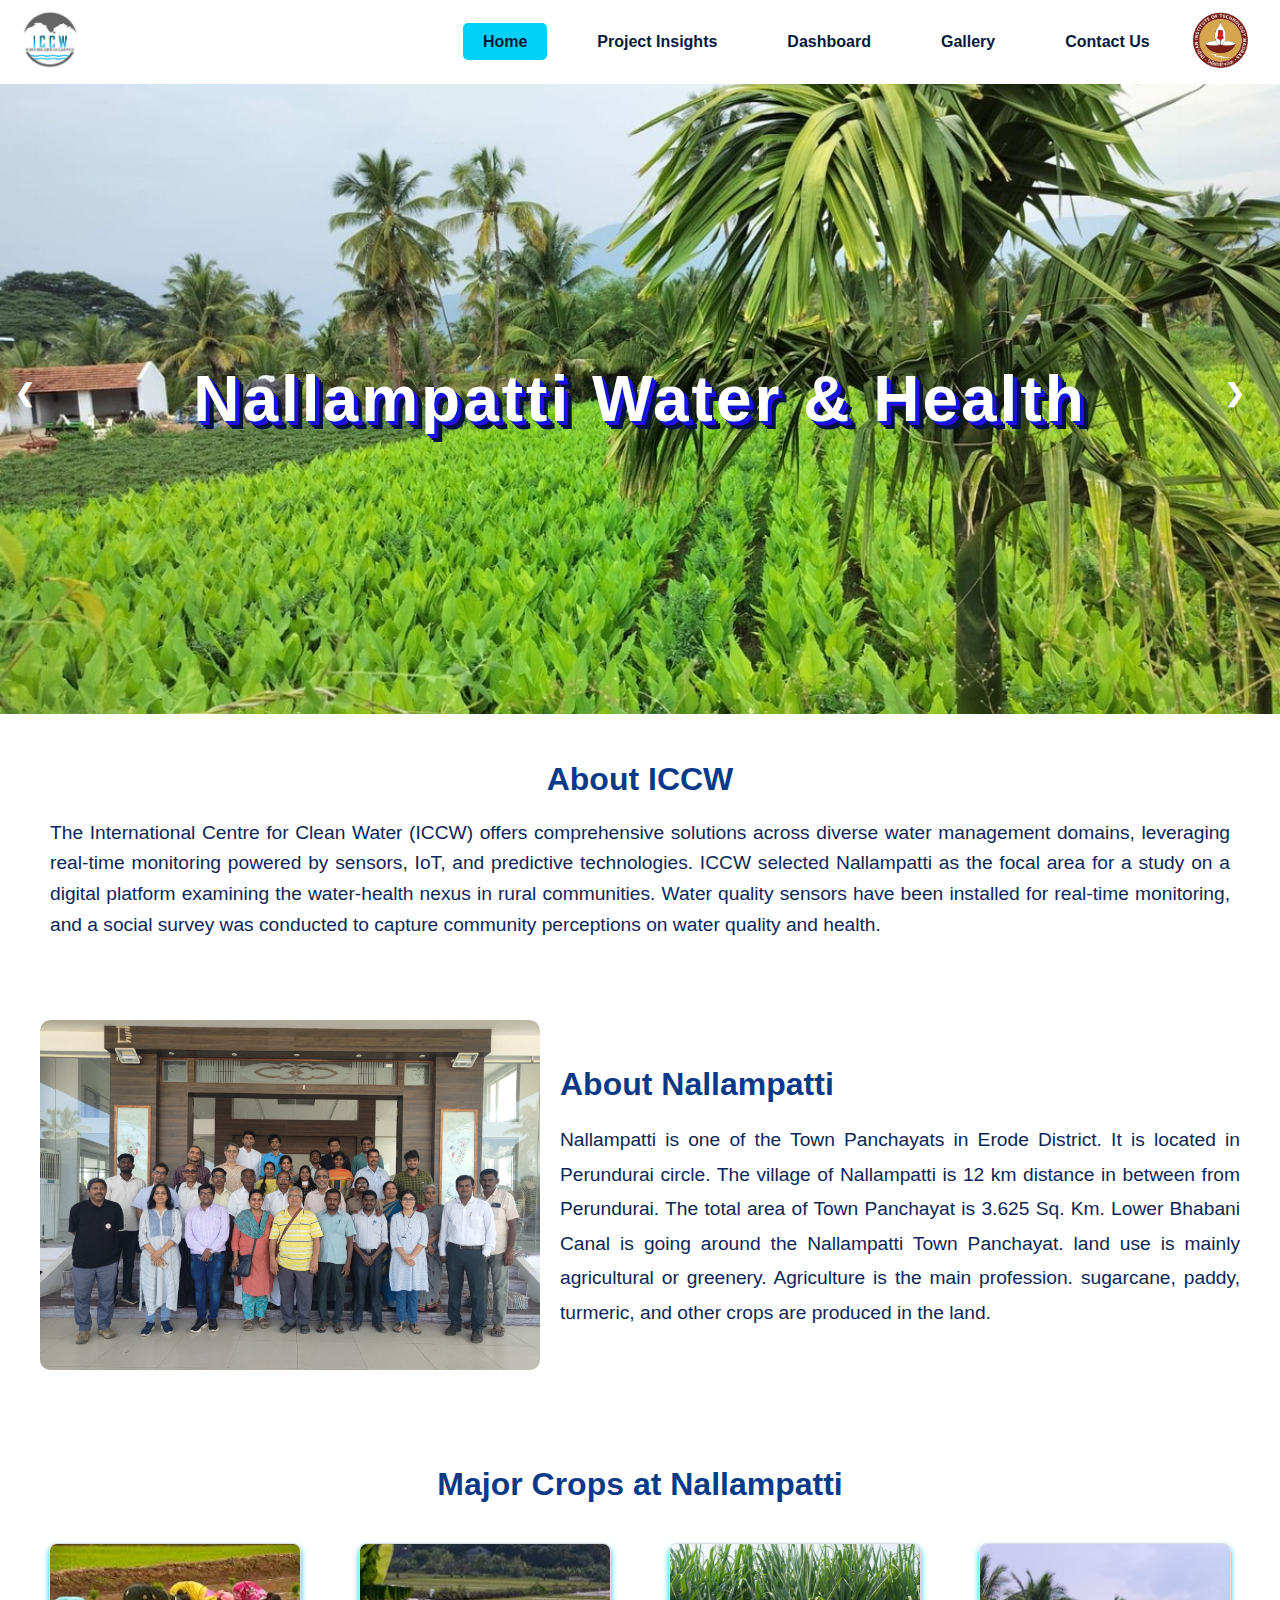
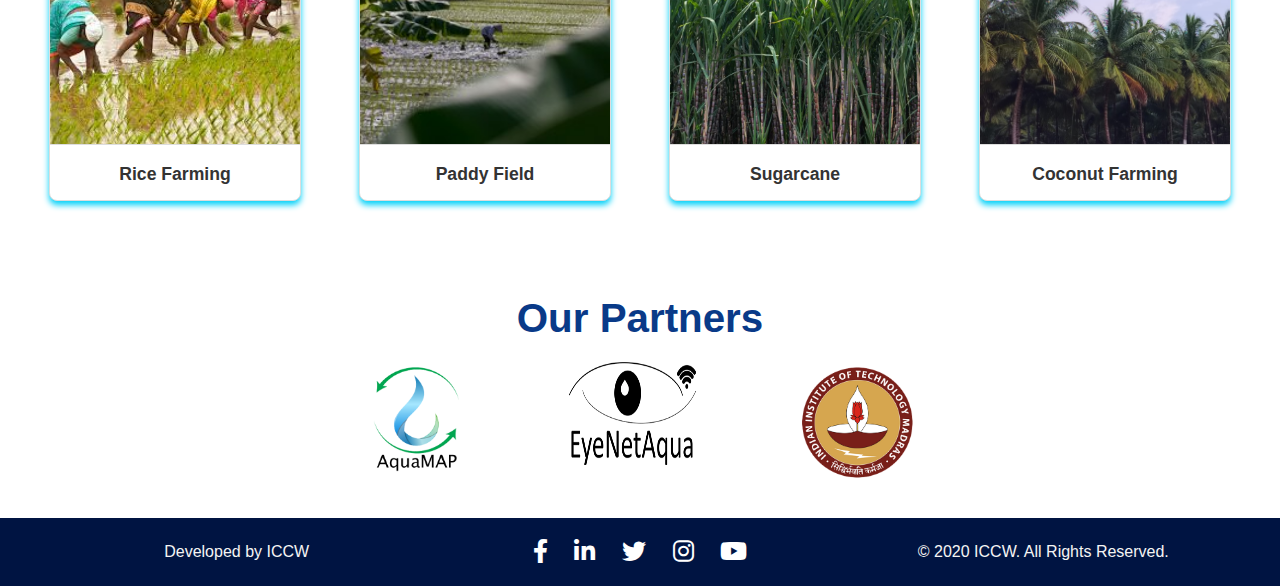
<file: index.html>
<!DOCTYPE html>
<html lang="en">
<head>
    <meta charset="UTF-8">
    <meta name="viewport" content="width=device-width, initial-scale=1.0">
    <link rel="apple-touch-icon" sizes="180x180" href="Fevicon\apple-touch-icon.png">
    <link rel="icon" type="image/png" sizes="32x32" href="Fevicon\favicon-32x32.png">
    <link rel="icon" type="image/png" sizes="16x16" href="Fevicon\favicon-16x16.png">
    <title>Nallampatti Water & Health</title>
    <link rel="stylesheet" href="https://cdnjs.cloudflare.com/ajax/libs/font-awesome/6.0.0-beta3/css/all.min.css">
    <link rel="stylesheet" href="style.css">
</head>
<body>

    <header>
        <div class="navbar">
            <!-- Left side: Site logo -->
            <div class="logo-container">
                <a href="https://iccw.world/" target="_blank">
                    <img src="Logos\iccw-logo-white.png" alt="ICCW-logo" class="logo">
                </a>
            </div>
    
            <!-- Right side: Navigation menu and Partner logo -->
            <div class="nav-and-partner">
                <div class="hamburger" onclick="toggleMenu()">
                    <span></span>
                    <span></span>
                    <span></span>
                </div>

                <!-- Navigation links -->
                <nav>
                    <ul class="nav-links">
                        <li><a href="index.html" class="nav-item active">Home</a></li>
                        <li><a href="Project insights.html" class="nav-item">Project Insights</a></li>
                        <li><a href="Dashboard.html" class="nav-item">Dashboard</a></li>
                        <li><a href="gallery.html" class="nav-item">Gallery</a></li>
                        <li><a href="Contact Us.html" class="nav-item">Contact Us</a></li>
                    </ul>
                </nav>
    
                <!-- Partner logo -->
                <div class="partner-logo-container">
                    <a href="https://www.iitm.ac.in/" target="_blank">
                        <img src="Logos\IITM-500x500.png" alt="IITM-logo" class="logo">
                    </a>
                </div>
            </div>
        </div>
    </header>


     <!-- Hero Section with Full Width Images and Fixed Text -->
    <section class="hero-section">
        <div class="slider">
            <div class="slides">
                <!-- Slide 1 -->
                <div class="slide">
                    <img src="Hero section Images\turmeric-farming.jpg" alt="Turmiric Farming">
                </div>
                <!-- Slide 2 -->
                <div class="slide">
                    <img src="Hero section Images\np-meeting.jpg" alt="NP_meeting">
                </div>
                <!-- Slide 3 -->
                <div class="slide">
                    <img src="Hero section Images\canal.jpg" alt="canal_images">
                </div>
                <!-- Slide 4 -->
                <div class="slide">
                    <img src="Hero section Images\np-meeting-img-2.jpg" alt="NP_meeting_2">
                </div>
                <!-- Slide 5 -->
                <div class="slide">
                    <img src="Hero section Images\coconut.jpg" alt="Coconut Farming">
                </div>
            </div>
            <!-- Left and Right Arrows -->
            <a class="prev" onclick="moveSlide(-1)">&#10094;</a>
            <a class="next" onclick="moveSlide(1)">&#10095;</a>
        </div>
        <div class="hero-text">
            <h1 class="threeD-text">Nallampatti Water & Health</h1>
        </div>
    </section>

    <section class="about-iccw">
        <div class="about-iccw-content">
            <h2>About ICCW</h2>
            <p>
                The International Centre for Clean Water (ICCW) offers comprehensive solutions across diverse water management domains, leveraging real-time monitoring powered by sensors, IoT, and predictive technologies. ICCW selected Nallampatti as the focal area for a study on a digital platform examining the water-health nexus in rural communities. Water quality sensors have been installed for real-time monitoring, and a social survey was conducted to capture community perceptions on water quality and health.
            </p>
        </div>
    </section>

    <section class="about-section">
        <div class="about-container">
            <div class="slider_1">
                <div class="slides_1">
                    <div class="slide_1"><img src="Phase -2\group-pic.jpg" alt="Image 1"></div>
                    <div class="slide_1"><img src="about_section_2.jpeg" alt="Image 2"></div>
                    <div class="slide_1"><img src="Phase -2\phase-2-visit.jpg" alt="Image 3"></div>
                    <div class="slide_1"><img src="Phase -2\group-pic.jpg" alt="Image 1"></div>
                    <div class="slide_1"><img src="about_section_2.jpeg" alt="Image 2"></div>
                    <div class="slide_1"><img src="Phase -2\group-pic.jpg" alt="Image 1"></div>
                    <div class="slide_1"><img src="about_section_2.jpeg" alt="Image 2"></div>
                    <div class="slide_1"><img src="Phase -2\phase-2-visit.jpg" alt="Image 3"></div>                 
                </div>
            </div>

            <div class="about-content">
                <h2>About Nallampatti</h2>
                <p>
                    Nallampatti is one of the Town Panchayats in Erode District. It is located in Perundurai circle. 
                    The village of Nallampatti is 12 km distance in between from Perundurai. The total area of Town Panchayat is 3.625 Sq. Km. Lower Bhabani Canal is going around the Nallampatti Town Panchayat.
                    land use is mainly agricultural or greenery. Agriculture is the main profession. sugarcane, paddy, turmeric, and other crops are produced in the land.
                </p>
            </div>
        </div>
    </section>
    

    <!-- Heritage Section -->
    <section class="heritage-section">
        <h2>Major Crops at Nallampatti</h2>
        <div class="heritage-cards">
            <!-- Card 1 -->
            <div class="card">
                <img src="Heritage Images\Farming images.jpeg" alt="Rice Farming">
                <div class="card-text">
                    <p>Rice Farming</p>
                </div>
            </div>
            <!-- Card 2 -->
            <div class="card">
                <img src="Heritage Images\Paddy.jpg" alt="Paddy Field">
                <div class="card-text">
                    <p>Paddy Field</p>
                </div>
            </div>
            <!-- Card 3 -->
            <div class="card">
                <img src="Heritage Images\Sugarcane Farming.webp" alt="Sugarcane">
                <div class="card-text">
                    <p>Sugarcane</p>
                </div>
            </div>
            <!-- Card 4 -->
            <div class="card">
                <img src="Heritage Images\Coconut.jpg" alt="Coconut Farming">
                <div class="card-text">
                    <p>Coconut Farming</p>
                </div>
            </div>
        </div>
    </section>

    <!-- Partner Section -->
    <section class="partners-section">
        <h2>Our Partners</h2>
        <div class="partners">
            <a href="https://example.com/aquamap" target="_blank">
                <img src="Logos/AquaMAP.png" alt="AquaMAP">
            </a>
            <a href="https://eyenetaqua.com/" target="_blank">
                <img src="Logos\EyeNetAqua_logo.png" alt="EyeNetAqua" style="width: 127px;height: 103px;">
            </a>
            <a href="https://www.iitm.ac.in/" target="_blank">
                <img src="Logos/IITM-500x500.png" alt="University Logo">
            </a>
        </div>
    </section>

    <!-- Footer Section -->
<footer>
    <div class="footer-content">
        <!-- Left side: Developed by ICCW -->
        <div class="left-text">
            <p>Developed by ICCW</p>
        </div>

        <!-- Center: Social Media Icons -->
        <div class="social-icons">
            <!-- Facebook -->
            <a href="https://www.facebook.com/ICCWIndia" target="_blank" rel="noopener noreferrer">
                <i class="fab fa-facebook-f"></i>
            </a>

            <!-- LinkedIn -->
            <a href="https://www.linkedin.com/company/iccw/" target="_blank" rel="noopener noreferrer">
                <i class="fab fa-linkedin-in"></i>
            </a>

            <!-- Twitter -->
            <a href="https://x.com/ICCWIndia" target="_blank" rel="noopener noreferrer">
                <i class="fab fa-twitter"></i>
            </a>

            <!-- Instagram -->
            <a href="https://www.instagram.com/iccw_iitm/" target="_blank" rel="noopener noreferrer">
                <i class="fab fa-instagram"></i>
            </a>

            <!-- YouTube-->
            <a href="https://www.youtube.com/@iccwnews7325" target="_blank" rel="noopener noreferrer">
                <i class="fab fa-youtube"></i>
            </a>
        </div>

        <!-- Right side: All Rights Reserved -->
        <div class="right-text">
            <p>© 2020 ICCW. All Rights Reserved.</p>
        </div>
    </div>
</footer>

 <!-- JavaScript for the Hero Section Slider -->
 <script>
    let slideIndex = 0;
const slides = document.querySelectorAll('.slide');

function showSlide(index) {
    if (index >= slides.length) {
        slideIndex = 0; // Wrap around to the first slide
    } else if (index < 0) {
        slideIndex = slides.length - 1; // Wrap around to the last slide
    } else {
        slideIndex = index;
    }

    const offset = -slideIndex * 100; // Shift by 100% per slide
    slides.forEach(slide => {
        slide.style.transform = `translateX(${offset}%)`;
    });
}

function moveSlide(step) {
    showSlide(slideIndex + step);
}

// Automatically show the first slide on load
showSlide(slideIndex);

// Ensure slider resets position on window resize
window.addEventListener('resize', () => {
    showSlide(slideIndex);
});
</script>


<!-- About section image section slider-->
<script>
    let slideIndexAbout = 0;
    const slidesAbout = document.querySelector('.slides_1');
    const totalSlidesAbout = document.querySelectorAll('.slide_1').length;

    // Store the interval ID so we can clear it later
    const intervalId = setInterval(changeSlide, 3000);

    function changeSlide() {
        slideIndexAbout++;
        if (slideIndexAbout >= totalSlidesAbout) {
            // Stop the interval when the last slide is reached
            clearInterval(intervalId);
        } else {
            // Move the slide only if it hasn't reached the last one
            slidesAbout.style.transform = `translateY(-${slideIndexAbout * 100 / totalSlidesAbout}%)`;
        }
    }
</script>

<!-- For mobile & Tab menu-->
<script>
    function toggleMenu() {
        const navLinks = document.querySelector('.nav-links');
        navLinks.classList.toggle('active');
    }
    </script>


</body>
</html>
</file>
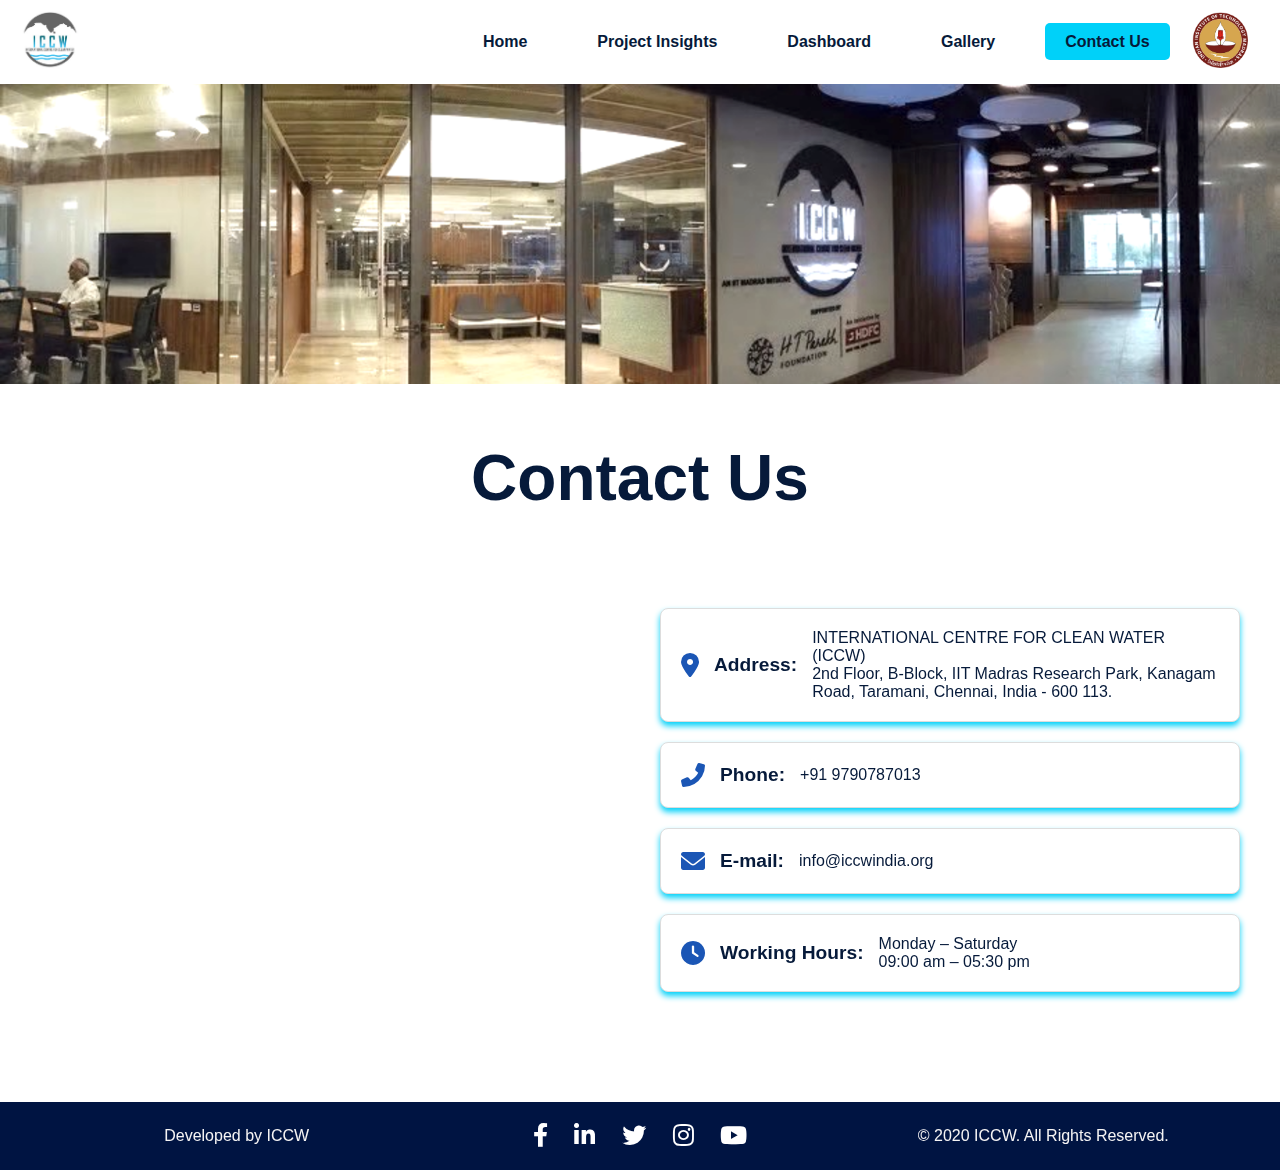
<file: Contact Us.html>
<!DOCTYPE html>
<html lang="en">
<head>
    <meta charset="UTF-8">
    <meta name="viewport" content="width=device-width, initial-scale=1.0">
    <link rel="apple-touch-icon" sizes="180x180" href="Fevicon\apple-touch-icon.png">
    <link rel="icon" type="image/png" sizes="32x32" href="Fevicon\favicon-32x32.png">
    <link rel="icon" type="image/png" sizes="16x16" href="Fevicon\favicon-16x16.png">
    <title>Contact Us - ICCW</title>
    <link rel="stylesheet" href="style.css"> 
    <link rel="stylesheet" href="https://cdnjs.cloudflare.com/ajax/libs/font-awesome/6.0.0-beta3/css/all.min.css">
</head>
<body>

    <!-- Header Section -->
    <header>
        <div class="navbar">
            <!-- Left side: Site logo -->
            <div class="logo-container">
                <a href="https://iccw.world/" target="_blank">
                    <img src="Logos\iccw-logo-white.png" alt="ICCW-logo" class="logo">
                </a>
            </div>
    
            <!-- Right side: Navigation menu and Partner logo -->
            <div class="nav-and-partner">
                <div class="hamburger" onclick="toggleMenu()">
                    <span></span>
                    <span></span>
                    <span></span>
                </div>
                <!-- Navigation links -->
                <nav>
                    <ul class="nav-links">
                        <li><a href="index.html" class="nav-item">Home</a></li>
                        <li><a href="project-insights.html" class="nav-item">Project Insights</a></li>
                        <li><a href="dashboard.html" class="nav-item">Dashboard</a></li>
                        <li><a href="gallery.html" class="nav-item">Gallery</a></li>
                        <li><a href="contact-us.html" class="nav-item active">Contact Us</a></li>
                    </ul>
                </nav>
    
                <!-- Partner logo -->
                <div class="partner-logo-container">
                    <a href="https://www.iitm.ac.in/" target="_blank">
                        <img src="Logos\IITM-500x500.png" alt="IITM-logo" class="logo">
                    </a>
                </div>
            </div>
        </div>
    </header>

    <!-- Contact Us Hero Section -->
    <section class="contact-hero">
        <div class="contact-hero-content">
            <img src="ICCW front Images.png" alt="Contact Us" class="hero-image">
        </div>
    </section>
    <section class="ContactUs">
        <h1>Contact Us</h1>
    </section>

    <!-- Contact Details Section -->
<section class="contact-details">
    <div class="contact-container">
        <!-- Google Map Embed -->
        <div class="map-container">
            <!-- Google Maps Embed with location marker -->
            <iframe 
                src="https://www.google.com/maps/embed?pb=!1m18!1m12!1m3!1d62203.18297492512!2d80.20853477910156!3d12.991097899999998!2m3!1f0!2f0!3f0!3m2!1i1024!2i768!4f13.1!3m3!1m2!1s0x3a526787946135f3%3A0x63850237763b3ce7!2sINTERNATIONAL%20CENTRE%20FOR%20CLEAN%20WATER!5e0!3m2!1sen!2sin!4v1729424169374!5m2!1sen!2sin" 
                width="100%" height="450" style="border:0;" allowfullscreen="" loading="lazy" referrerpolicy="no-referrer-when-downgrade">
            </iframe>
        </div>
        
        <!-- Contact Information -->
        <div class="contact-info">
            <div class="contact-item">
                <i class="fas fa-map-marker-alt"></i> <!-- Address Icon -->
                <h3>Address:</h3>
                <p>INTERNATIONAL CENTRE FOR CLEAN WATER (ICCW)<br>2nd Floor, B-Block, IIT Madras Research Park, Kanagam Road, Taramani, Chennai, India - 600 113.</p>
            </div>

            <div class="contact-item">
                <i class="fas fa-phone-alt"></i> <!-- Phone Icon -->
                <h3>Phone:</h3>
                <p>+91 9790787013</p>
            </div>

            <div class="contact-item">
                <i class="fas fa-envelope"></i> <!-- Email Icon -->
                <h3>E-mail:</h3>
                <p>info@iccwindia.org</p>
            </div>

            <div class="contact-item">
                <i class="fas fa-clock"></i> <!-- Working Hours Icon -->
                <h3>Working Hours:</h3>
                <p>Monday – Saturday<br>09:00 am – 05:30 pm</p>
            </div>
        </div>
    </div>
</section>


    <!-- Footer Section (reused from previous pages) -->
    <footer>
        <div class="footer-content">
            <!-- Left side: Developed by ICCW -->
            <div class="left-text">
                <p>Developed by ICCW</p>
            </div>
    
            <!-- Center: Social Media Icons -->
            <div class="social-icons">
                <!-- Facebook -->
                <a href="https://www.facebook.com/ICCWIndia" target="_blank" rel="noopener noreferrer">
                    <i class="fab fa-facebook-f"></i>
                </a>
    
                <!-- LinkedIn -->
                <a href="https://www.linkedin.com/company/iccw/" target="_blank" rel="noopener noreferrer">
                    <i class="fab fa-linkedin-in"></i>
                </a>
    
                <!-- Twitter -->
                <a href="https://x.com/ICCWIndia" target="_blank" rel="noopener noreferrer">
                    <i class="fab fa-twitter"></i>
                </a>
    
                <!-- Instagram -->
                <a href="https://www.instagram.com/iccw_iitm/" target="_blank" rel="noopener noreferrer">
                    <i class="fab fa-instagram"></i>
                </a>

                <!-- YouTube-->
                <a href="https://www.youtube.com/@iccwnews7325" target="_blank" rel="noopener noreferrer">
                    <i class="fab fa-youtube"></i>
                </a>
            </div>
    
            <!-- Right side: All Rights Reserved -->
            <div class="right-text">
                <p>© 2020 ICCW. All Rights Reserved.</p>
            </div>
        </div>
    </footer>

    <!-- For mobile & Tab menu-->
<script>
    function toggleMenu() {
        const navLinks = document.querySelector('.nav-links');
        navLinks.classList.toggle('active');
    }
    </script>

</body>
</html>
</file>
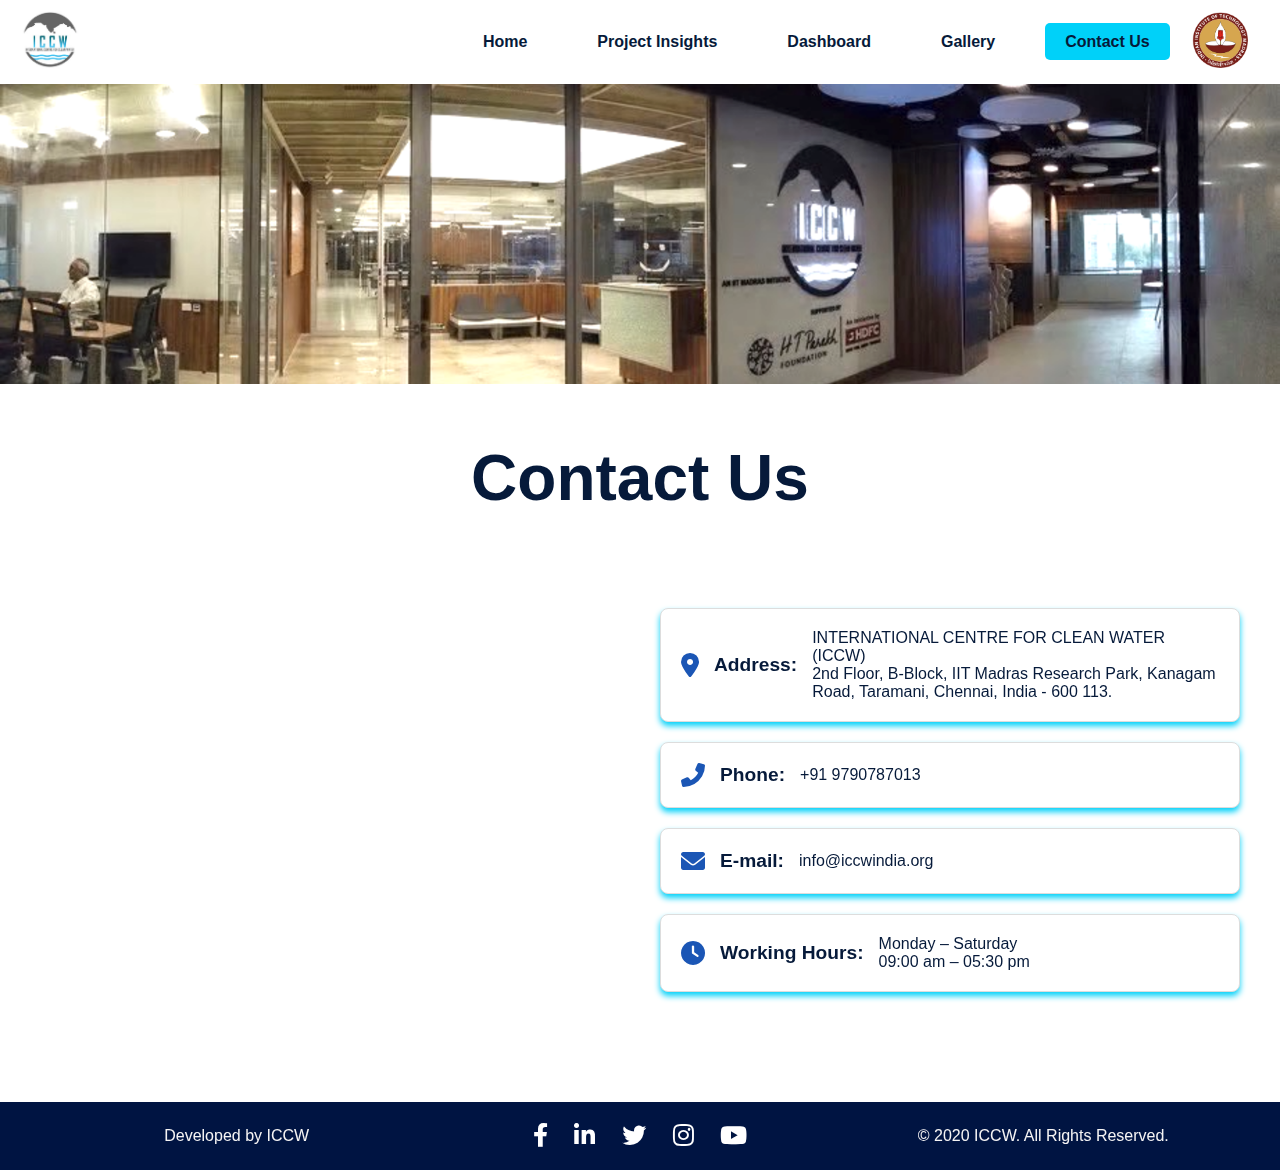
<file: contact-us.html>
<!DOCTYPE html>
<html lang="en">
<head>
    <meta charset="UTF-8">
    <meta name="viewport" content="width=device-width, initial-scale=1.0">
    <meta name="description" content="Water & health data presented by ICCW for Nallampatti.">
    <meta name="author" content="ICCW">
    <meta name="keywords" content="Water, Health, Nallampatti, ICCW, Data, Analysis">
    <meta name="robots" content="index, follow">
    <meta name="theme-color" content="#0a0a0a">
    <link rel="apple-touch-icon" sizes="180x180" href="Fevicon/apple-touch-icon.png">
    <link rel="icon" type="image/png" sizes="32x32" href="Fevicon/favicon-32x32.png">
    <link rel="icon" type="image/png" sizes="16x16" href="Fevicon/favicon-16x16.png">
    <title>Contact Us - ICCW</title>
    <link rel="stylesheet" href="https://cdnjs.cloudflare.com/ajax/libs/font-awesome/6.0.0-beta3/css/all.min.css">
    <link rel="stylesheet" href="style.css">
</head>

<body>

    <!-- Header Section -->
    <header>
        <div class="navbar">
            <!-- Left side: Site logo -->
            <div class="logo-container">
                <a href="https://iccw.world/" target="_blank">
                    <img src="Logos\iccw-logo-white.png" alt="ICCW-logo" class="logo">
                </a>
            </div>
    
            <!-- Right side: Navigation menu and Partner logo -->
            <div class="nav-and-partner">
                <div class="hamburger" onclick="toggleMenu()">
                    <span></span>
                    <span></span>
                    <span></span>
                </div>
                <!-- Navigation links -->
                <nav>
                    <ul class="nav-links">
                        <li><a href="index.html" class="nav-item">Home</a></li>
                        <li><a href="project-insights.html" class="nav-item">Project Insights</a></li>
                        <li><a href="dashboard.html" class="nav-item">Dashboard</a></li>
                        <li><a href="gallery.html" class="nav-item">Gallery</a></li>
                        <li><a href="contact-us.html" class="nav-item active">Contact Us</a></li>
                    </ul>
                </nav>
    
                <!-- Partner logo -->
                <div class="partner-logo-container">
                    <a href="https://www.iitm.ac.in/" target="_blank">
                        <img src="Logos\IITM-500x500.png" alt="IITM-logo" class="logo">
                    </a>
                </div>
            </div>
        </div>
    </header>

    <!-- Contact Us Hero Section -->
    <section class="contact-hero">
        <div class="contact-hero-content">
            <img src="ICCW front Images.png" alt="Contact Us" class="hero-image">
        </div>
    </section>
    <section class="ContactUs">
        <h1>Contact Us</h1>
    </section>

    <!-- Contact Details Section -->
<section class="contact-details">
    <div class="contact-container">
        <!-- Google Map Embed -->
        <div class="map-container">
            <!-- Google Maps Embed with location marker -->
            <iframe 
                src="https://www.google.com/maps/embed?pb=!1m18!1m12!1m3!1d62203.18297492512!2d80.20853477910156!3d12.991097899999998!2m3!1f0!2f0!3f0!3m2!1i1024!2i768!4f13.1!3m3!1m2!1s0x3a526787946135f3%3A0x63850237763b3ce7!2sINTERNATIONAL%20CENTRE%20FOR%20CLEAN%20WATER!5e0!3m2!1sen!2sin!4v1729424169374!5m2!1sen!2sin" 
                width="100%" height="450" style="border:0;" allowfullscreen="" loading="lazy" referrerpolicy="no-referrer-when-downgrade">
            </iframe>
        </div>
        
        <!-- Contact Information -->
        <div class="contact-info">
            <div class="contact-item">
                <i class="fas fa-map-marker-alt"></i> <!-- Address Icon -->
                <h3>Address:</h3>
                <p>INTERNATIONAL CENTRE FOR CLEAN WATER (ICCW)<br>2nd Floor, B-Block, IIT Madras Research Park, Kanagam Road, Taramani, Chennai, India - 600 113.</p>
            </div>

            <div class="contact-item">
                <i class="fas fa-phone-alt"></i> <!-- Phone Icon -->
                <h3>Phone:</h3>
                <p>+91 9790787013</p>
            </div>

            <div class="contact-item">
                <i class="fas fa-envelope"></i> <!-- Email Icon -->
                <h3>E-mail:</h3>
                <p>info@iccwindia.org</p>
            </div>

            <div class="contact-item">
                <i class="fas fa-clock"></i> <!-- Working Hours Icon -->
                <h3>Working Hours:</h3>
                <p>Monday – Saturday<br>09:00 am – 05:30 pm</p>
            </div>
        </div>
    </div>
</section>


    <!-- Footer Section (reused from previous pages) -->
    <footer>
        <div class="footer-content">
            <!-- Left side: Developed by ICCW -->
            <div class="left-text">
                <p>Developed by ICCW</p>
            </div>
    
            <!-- Center: Social Media Icons -->
            <div class="social-icons">
                <!-- Facebook -->
                <a href="https://www.facebook.com/ICCWIndia" target="_blank" rel="noopener noreferrer">
                    <i class="fab fa-facebook-f"></i>
                </a>
    
                <!-- LinkedIn -->
                <a href="https://www.linkedin.com/company/iccw/" target="_blank" rel="noopener noreferrer">
                    <i class="fab fa-linkedin-in"></i>
                </a>
    
                <!-- Twitter -->
                <a href="https://x.com/ICCWIndia" target="_blank" rel="noopener noreferrer">
                    <i class="fab fa-twitter"></i>
                </a>
    
                <!-- Instagram -->
                <a href="https://www.instagram.com/iccw_iitm/" target="_blank" rel="noopener noreferrer">
                    <i class="fab fa-instagram"></i>
                </a>

                <!-- YouTube-->
                <a href="https://www.youtube.com/@iccwnews7325" target="_blank" rel="noopener noreferrer">
                    <i class="fab fa-youtube"></i>
                </a>
            </div>
    
            <!-- Right side: All Rights Reserved -->
            <div class="right-text">
                <p>© 2020 ICCW. All Rights Reserved.</p>
            </div>
        </div>
    </footer>

    <!-- For mobile & Tab menu-->
<script>
    function toggleMenu() {
        const navLinks = document.querySelector('.nav-links');
        navLinks.classList.toggle('active');
    }
    </script>

</body>
</html>
</file>
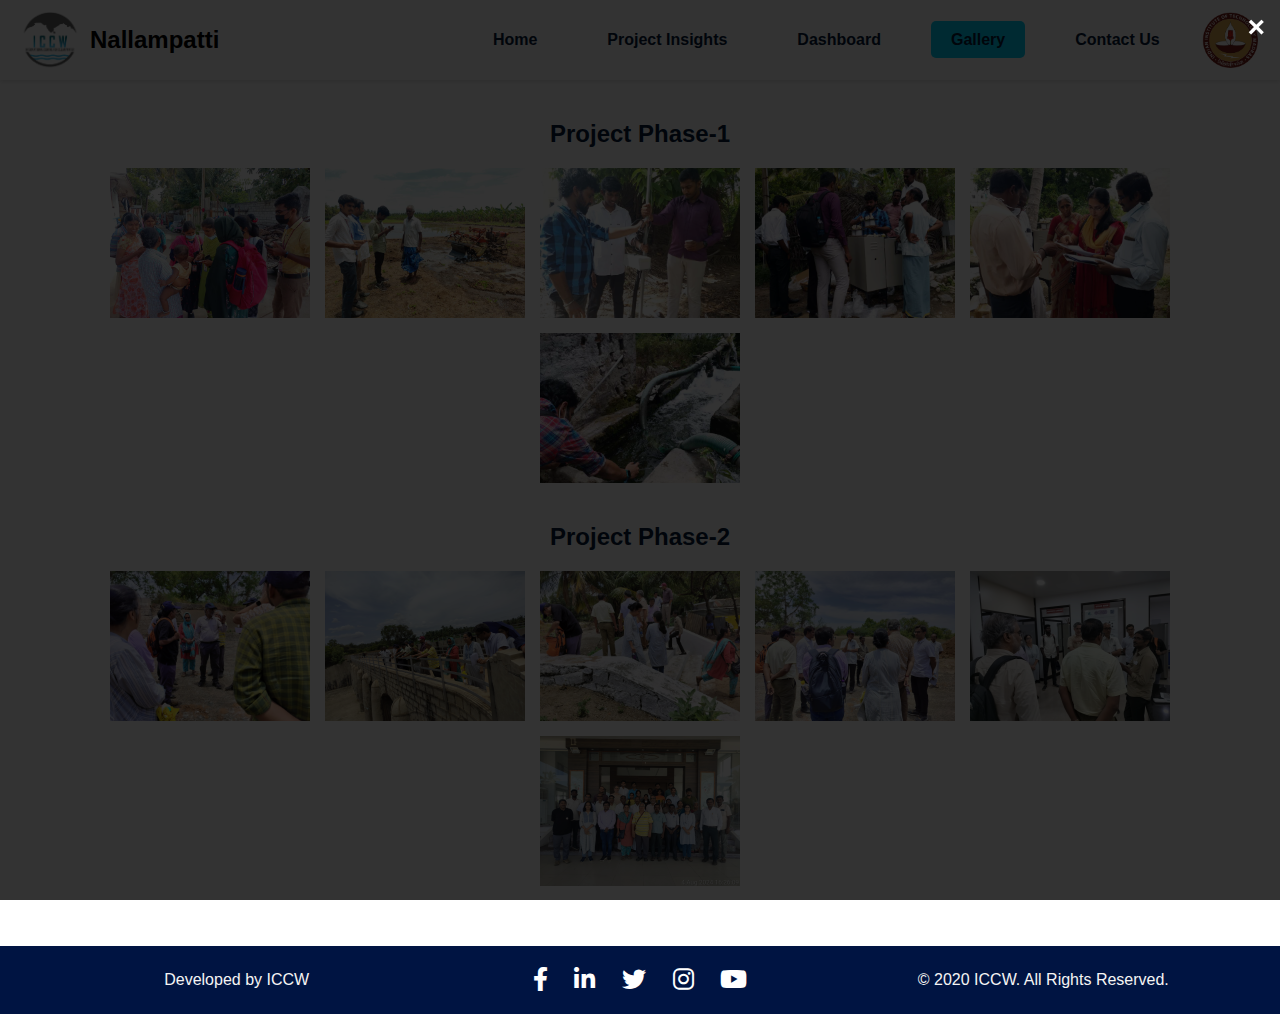
<file: gallery.html>
<!DOCTYPE html>
<html lang="en">
<head>
    <meta charset="UTF-8">
    <meta name="viewport" content="width=device-width, initial-scale=1.0">
    <link rel="apple-touch-icon" sizes="180x180" href="Fevicon\apple-touch-icon.png">
    <link rel="icon" type="image/png" sizes="32x32" href="Fevicon\favicon-32x32.png">
    <link rel="icon" type="image/png" sizes="16x16" href="Fevicon\favicon-16x16.png">
    <title>Dashboard - Nallampatti</title>
    <link rel="stylesheet" href="https://cdnjs.cloudflare.com/ajax/libs/font-awesome/6.0.0-beta3/css/all.min.css">
    <link rel="stylesheet" href="style.css">
</head>
<body>

    <!-- Header Section -->
    <header>
        <div class="navbar">
            <!-- Left side: Site logo -->
            <div class="logo-container">
                <img src="Logos\iccw-logo-white.png" alt="ICCW Logo" class="logo">
                <span class="site-name">Nallampatti</span>
            </div>
    
            <!-- Right side: Navigation menu and Partner logo -->
            <div class="nav-and-partner">
                <!-- Navigation links -->
                <nav>
                    <ul class="nav-links">
                        <li><a href="index.html" class="nav-item">Home</a></li>
                        <li><a href="Project insights.html" class="nav-item">Project Insights</a></li>
                        <li><a href="Dashboard.html" class="nav-item">Dashboard</a></li>
                        <li><a href="Gallery.html" class="nav-item active">Gallery</a></li>
                        <li><a href="Contact Us.html" class="nav-item">Contact Us</a></li>
                    </ul>
                </nav>
    
                <!-- Partner logo -->
                <div class="partner-logo-container">
                    <img src="Logos\IITM-500x500.png" alt="IITM Logo" class="partner-logo">
                </div>
            </div>
        </div>
    </header>

    <!-- Gallery Section -->
    <section class="gallery-container">
        <h2>Project Phase-1</h2>
        <div class="gallery-phase phase-1">
            <img src="Phase-1/health-survey.jpg" alt="Phase 1 Image 1" class="gallery-img" onclick="openModal(this)">
            <img src="Phase-1\np-health-survey.jpg" alt="Phase 1 Image 2" class="gallery-img" onclick="openModal(this)">
            <img src="Phase-1\sensor-install-2.jpg" alt="Phase 1 Image 3" class="gallery-img" onclick="openModal(this)">
            <img src="Phase-1\sensor-install.jpg" alt="Phase 1 Image 4" class="gallery-img" onclick="openModal(this)">
            <img src="Phase-1\survey-2.jpeg" alt="Phase 1 Image 5" class="gallery-img" onclick="openModal(this)">
            <img src="Phase-1\water-bodies.jpeg" alt="Phase 1 Image 6" class="gallery-img" onclick="openModal(this)">
        </div>
        <h2>Project Phase-2</h2>
        <div class="gallery-phase phase-2">
            <img src="Phase -2\field-visit.jpg" alt="Phase 2 Image 1" class="gallery-img" onclick="openModal(this)">
            <img src="Phase -2\field-visit-2.jpg" alt="Phase 2 Image 2" class="gallery-img" onclick="openModal(this)">
            <img src="Phase -2\field- visit-3.jpg" alt="Phase 2 Image 3" class="gallery-img" onclick="openModal(this)">
            <img src="Phase -2\field-visit-4.jpg" alt="Phase 2 Image 4" class="gallery-img" onclick="openModal(this)">
            <img src="Phase -2\np-discussion.jpg" alt="Phase 2 Image 5" class="gallery-img" onclick="openModal(this)">
            <img src="Phase -2\group-pic.jpg" alt="Phase 2 Image 6" class="gallery-img" onclick="openModal(this)">
        </div>
    </section>

    <!-- Modal for Image Pop-up -->
    <div id="myModal" class="modal">
        <span class="close" onclick="closeModal()">&times;</span>
        <img class="modal-content" id="modalImg">
        <div id="caption"></div>
    </div>


     <!-- Footer Section -->
<footer>
    <div class="footer-content">
        <!-- Left side: Developed by ICCW -->
        <div class="left-text">
            <p>Developed by ICCW</p>
        </div>

        <!-- Center: Social Media Icons -->
        <div class="social-icons">
            <!-- Facebook -->
            <a href="https://www.facebook.com/ICCWIndia" target="_blank" rel="noopener noreferrer">
                <i class="fab fa-facebook-f"></i>
            </a>

            <!-- LinkedIn -->
            <a href="https://www.linkedin.com/company/iccw/" target="_blank" rel="noopener noreferrer">
                <i class="fab fa-linkedin-in"></i>
            </a>

            <!-- Twitter -->
            <a href="https://x.com/ICCWIndia" target="_blank" rel="noopener noreferrer">
                <i class="fab fa-twitter"></i>
            </a>

            <!-- Instagram -->
            <a href="https://www.instagram.com/iccw_iitm/" target="_blank" rel="noopener noreferrer">
                <i class="fab fa-instagram"></i>
            </a>

            <!-- YouTube-->
            <a href="https://www.youtube.com/@iccwnews7325" target="_blank" rel="noopener noreferrer">
                <i class="fab fa-youtube"></i>
            </a>
        </div>

        <!-- Right side: All Rights Reserved -->
        <div class="right-text">
            <p>© 2020 ICCW. All Rights Reserved.</p>
        </div>
    </div>
</footer>
<!-- JavaScript for Modal Image Pop-up -->
<script>
    function openModal(img) {
        const modal = document.getElementById("myModal");
        const modalImg = document.getElementById("modalImg");
        const captionText = document.getElementById("caption");
        modal.style.display = "block";
        modalImg.src = img.src; // Set the image source to the clicked image
        //captionText.innerHTML = img.alt; // Set the caption to the alt text of the image
    }

    function closeModal() {
        const modal = document.getElementById("myModal");
        modal.style.display = "none";
    }

    // Close the modal when clicking outside the image
    window.onclick = function(event) {
        const modal = document.getElementById("myModal");
        if (event.target === modal) {
            modal.style.display = "none";
        }
    }
</script>


</body>
</html>
</file>
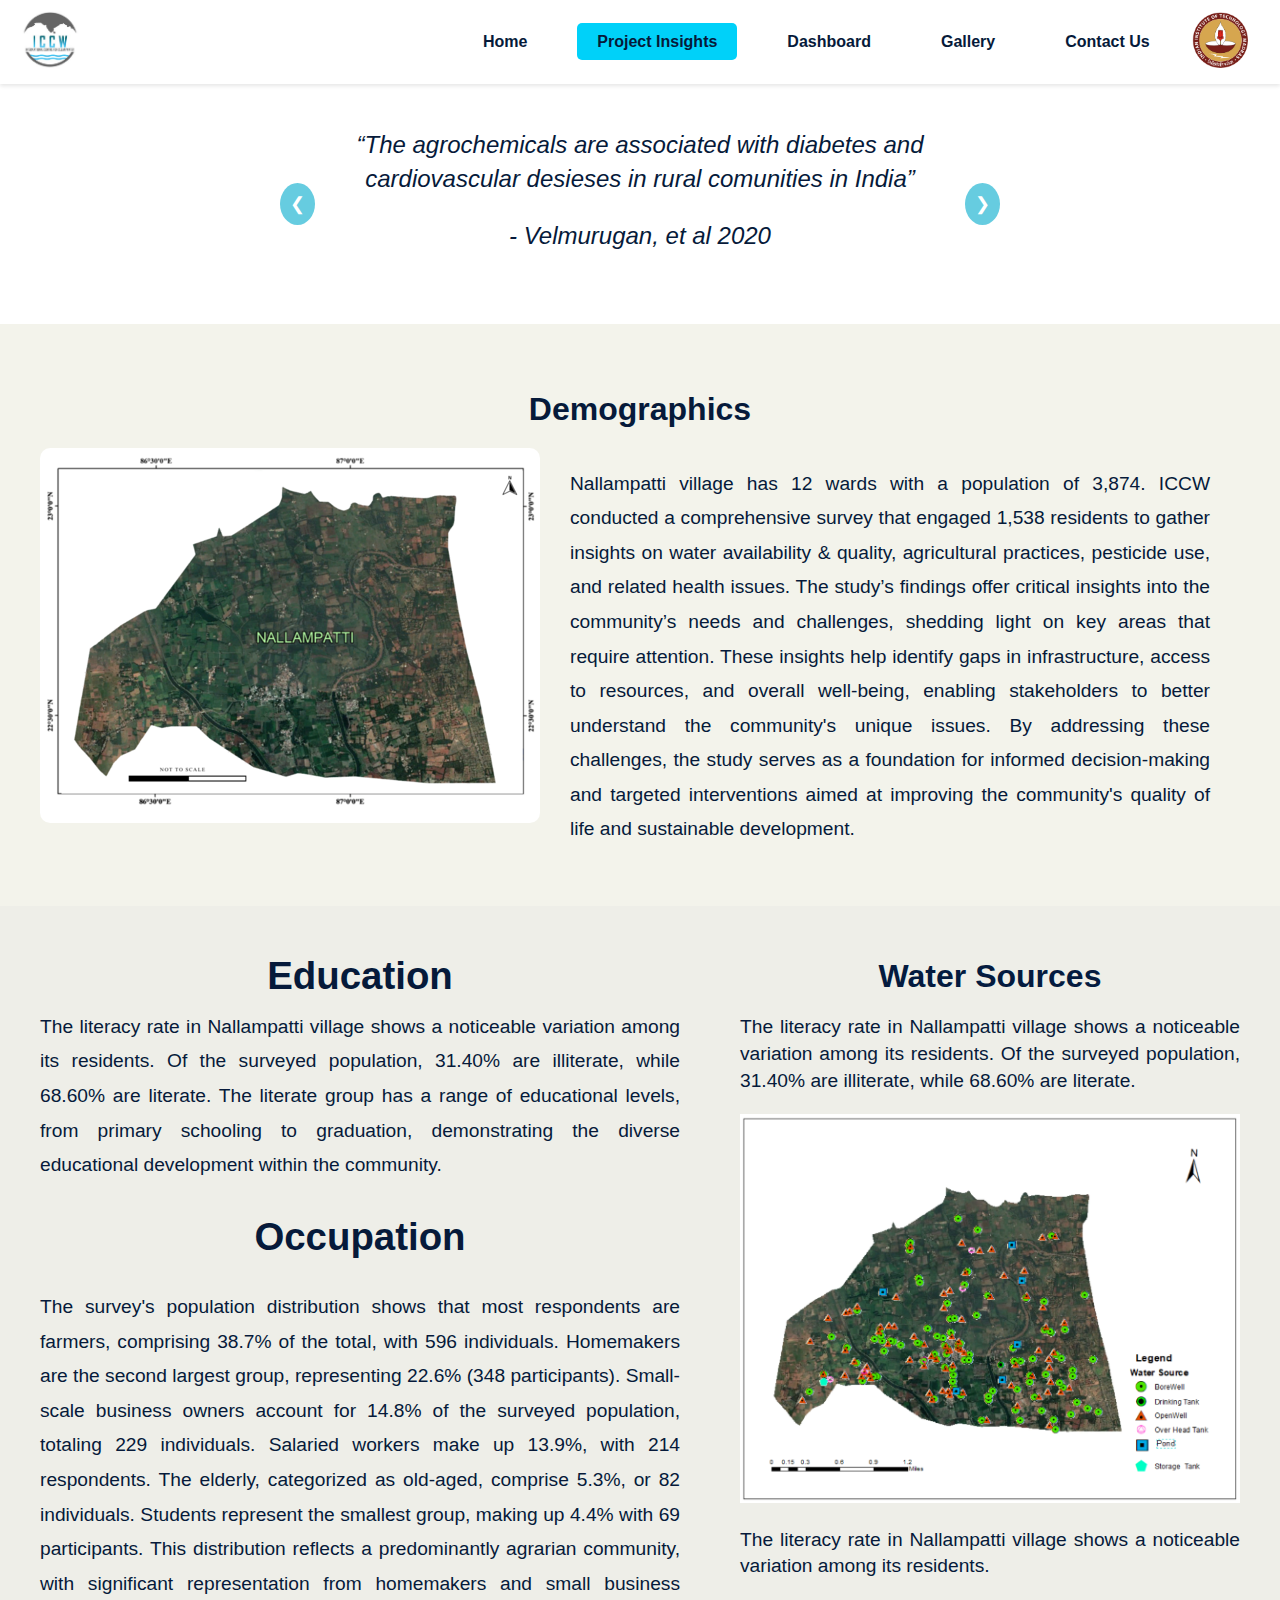
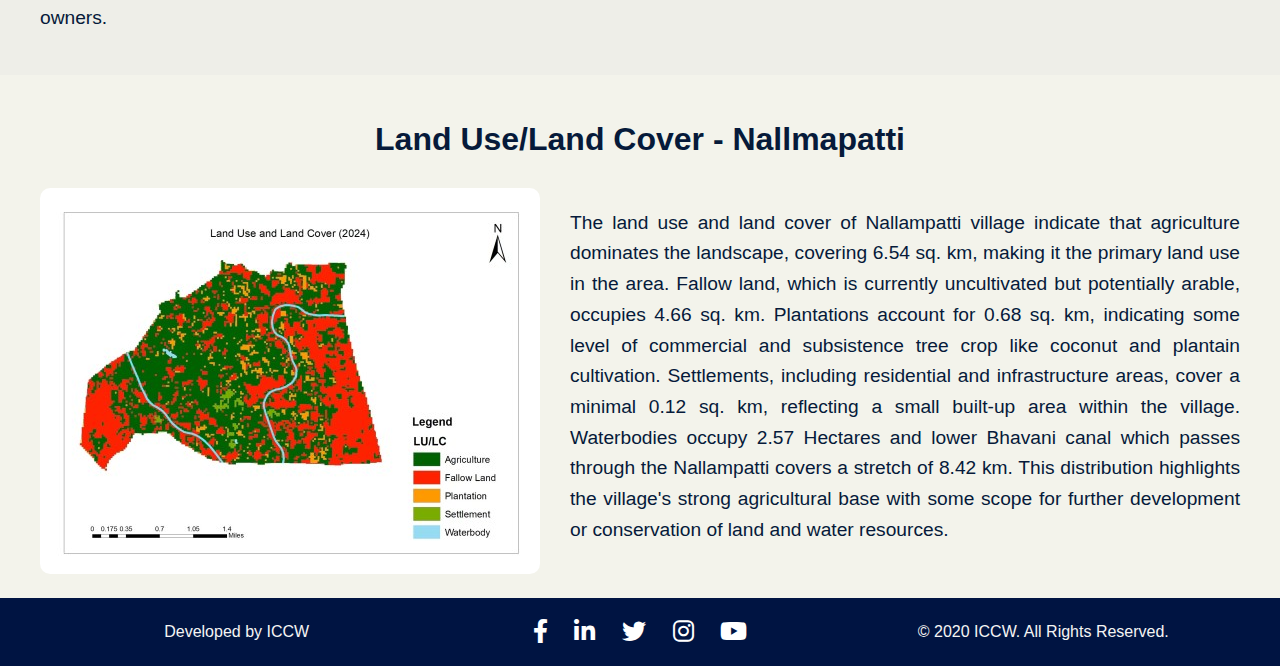
<file: Project insights.html>
<!DOCTYPE html>
<html lang="en">
<head>
    <meta charset="UTF-8">
    <meta name="viewport" content="width=device-width, initial-scale=1.0">
    <link rel="apple-touch-icon" sizes="180x180" href="Fevicon\apple-touch-icon.png">
    <link rel="icon" type="image/png" sizes="32x32" href="Fevicon\favicon-32x32.png">
    <link rel="icon" type="image/png" sizes="16x16" href="Fevicon\favicon-16x16.png">
    <title>Project Insights - Nallampatti</title>
    <link rel="stylesheet" href="https://cdnjs.cloudflare.com/ajax/libs/font-awesome/6.0.0-beta3/css/all.min.css">
    <link rel="stylesheet" href="style.css">
</head>
<body>

    <!-- Header Section (reused from front page) -->
    <header>
        <div class="navbar">
            <div class="logo-container">
                <a href="https://iccw.world/" target="_blank">
                    <img src="Logos\iccw-logo-white.png" alt="ICCW-logo" class="logo">
                </a>
            </div>
            <div class="nav-and-partner">
                <div class="hamburger" onclick="toggleMenu()">
                    <span></span>
                    <span></span>
                    <span></span>
                </div>

                <nav>
                    <ul class="nav-links">
                        <li><a href="index.html" class="nav-item">Home</a></li>
                        <li><a href="project-insights.html" class="nav-item active">Project Insights</a></li>
                        <li><a href="dashboard.html" class="nav-item">Dashboard</a></li>
                        <li><a href="Gallery.html" class="nav-item" >Gallery</a></li>
                        <li><a href="Contact Us.html" class="nav-item" >Contact Us</a></li>
                    </ul>
                </nav>
                <div class="partner-logo-container">
                    <a href="https://www.iitm.ac.in/" target="_blank">
                        <img src="Logos\IITM-500x500.png" alt="IITM-logo" class="logo">
                    </a>
                </div>
            </div>
        </div>
    </header>

    <!-- Quote Section with Slider -->
    <section class="quote-section">
        <div class="quote-slider">
            <div class="quotes">
                <!-- Quote 1 -->
                <div class="quote">
                    <p>“The agrochemicals are associated with diabetes and cardiovascular desieses in rural comunities in India”</p>
                    <span class="quote-author">- Velmurugan, et al 2020</span>
                </div>
                <!-- Quote 2 -->
                <div class="quote">
                    <p>“Contaminated water and food in rural communities expose residents to toxic substances, increasing the risk of non-communicable diseases (NCDs)”</p>
                    <span class="quote-author">- Velmurugan, et al 2020</span>
                </div>
                <!-- Quote 3 -->
                <div class="quote">
                    <p>“Nallampatti has high rates of diabetes and hypertension, likely linked to toxic elements from agricultural practices”</p>
                    <span class="quote-author">- Velmurugan, et al 2018</span>
                </div>
            </div>
            <!-- Arrows for manual control -->
            <a class="prev-quote" onclick="moveQuote(-1)">&#10094;</a>
            <a class="next-quote" onclick="moveQuote(1)">&#10095;</a>
        </div>
    </section>

     <!-- Demographics Section -->
    <section class="demographics-section">
        <h2>Demographics</h2>
        <div class="demographics-content">
            <div class="demographics-image">
                <img src="Demographics_Image.png" alt="Demographics Map">
            </div>
            
            <div class="demographics-text">
                <p>
                    Nallampatti village has 12 wards with a population of 3,874. ICCW conducted a comprehensive survey that engaged 1,538 residents to gather insights on water availability & quality, agricultural practices, pesticide use, and related health issues. The study’s findings offer critical insights into the community’s needs and challenges, shedding light on key areas that require attention. These insights help identify gaps in infrastructure, access to resources, and overall well-being, enabling stakeholders to better understand the community's unique issues. By addressing these challenges, the study serves as a foundation for informed decision-making and targeted interventions aimed at improving the community's quality of life and sustainable development.

                </p>
            </div>
             
        </div>
    </section>


    <!-- Education and Occupation Section -->
    <section class="education-occupation-section">
        <div class="demographics-content">
            <div class="demographics-text">
                <h3 style="text-align:center;font-size: 2em;margin-block-start: 0.38em;margin-block-end: 0em;">Education</h3>
                <p style="margin-block-start: 0em;">
                    The literacy rate in Nallampatti village shows a noticeable variation among its residents. Of the surveyed population, 31.40% are illiterate, while 68.60% are literate. The literate group has a range of educational levels, from primary schooling to graduation, demonstrating the diverse educational development within the community.
            <h3 style="text-align:center;font-size: 2em;margin-block-start: 0.38em;margin-block-end: 0.3em;">Occupation</h3>
                  <p>
                    The survey's population distribution shows that most respondents are farmers, comprising 38.7% of the total, with 596 individuals. Homemakers are the second largest group, representing 22.6% (348 participants). Small-scale business owners account for 14.8% of the surveyed population, totaling 229 individuals. Salaried workers make up 13.9%, with 214 respondents. The elderly, categorized as old-aged, comprise 5.3%, or 82 individuals. Students represent the smallest group, making up 4.4% with 69 participants. This distribution reflects a predominantly agrarian community, with significant representation from homemakers and small business owners.
                </p>
			</div>
            <div class="occupation">
			  <h3 style="text-align:center; font-size: 2em;">Water Sources</h3>
			        <p style="font-size: 1.2em;">
                    The literacy rate in Nallampatti village shows a noticeable variation among its residents. Of the surveyed population, 31.40% are illiterate, while 68.60% are literate.</p>
					<img src="water_sources.png" alt="water sources" style="max-width:100%">
			       <p style="font-size: 1.2em;">
                    The literacy rate in Nallampatti village shows a noticeable variation among its residents.  </p>    </div>
        </div>
    </section>

    <!-- Land use Section -->
    <section class="landuse-section">
        <h2>Land Use/Land Cover - Nallmapatti</h2>
        <div class="landuse-content">
            <div class="landuse-image">
                <img src="land_uses_1.jpg" alt="Land Use Map">
            </div>
            <div class="landuse-text">
                <p>
                    The land use and land cover of Nallampatti village indicate that agriculture dominates the landscape,
covering 6.54 sq. km, making it the primary land use in the area. Fallow land, which is currently
uncultivated but potentially arable, occupies 4.66 sq. km. Plantations account for 0.68 sq. km, indicating
some level of commercial and subsistence tree crop like coconut and plantain cultivation. Settlements,
including residential and infrastructure areas, cover a minimal 0.12 sq. km, reflecting a small built-up area
within the village. Waterbodies occupy 2.57 Hectares and lower Bhavani canal which passes through the
Nallampatti covers a stretch of 8.42 km. This distribution highlights the village's strong agricultural base
with some scope for further development or conservation of land and water resources.
                </p>
            </div>
        </div>
    </section>

    <!-- Footer Section -->
<footer>
    <div class="footer-content">
        <!-- Left side: Developed by ICCW -->
        <div class="left-text">
            <p>Developed by ICCW</p>
        </div>

        <!-- Center: Social Media Icons -->
        <div class="social-icons">
            <!-- Facebook -->
            <a href="https://www.facebook.com/ICCWIndia" target="_blank" rel="noopener noreferrer">
                <i class="fab fa-facebook-f"></i>
            </a>

            <!-- LinkedIn -->
            <a href="https://www.linkedin.com/company/iccw/" target="_blank" rel="noopener noreferrer">
                <i class="fab fa-linkedin-in"></i>
            </a>

            <!-- Twitter -->
            <a href="https://x.com/ICCWIndia" target="_blank" rel="noopener noreferrer">
                <i class="fab fa-twitter"></i>
            </a>

            <!-- Instagram -->
            <a href="https://www.instagram.com/iccw_iitm/" target="_blank" rel="noopener noreferrer">
                <i class="fab fa-instagram"></i>
            </a>

            <!-- YouTube-->
            <a href="https://www.youtube.com/@iccwnews7325" target="_blank" rel="noopener noreferrer">
                <i class="fab fa-youtube"></i>
            </a>
        </div>

        <!-- Right side: All Rights Reserved -->
        <div class="right-text">
            <p>© 2020 ICCW. All Rights Reserved.</p>
        </div>
    </div>
</footer>

    <!-- JavaScript for Quote Slider -->
    <script>
        let quoteIndex = 0;
        const quotes = document.querySelectorAll('.quote');
        
        function showQuote(n) {
            // Hide all quotes
            quotes.forEach(quote => quote.style.display = 'none');
            // Loop back to the first quote if we exceed the number of quotes
            if (n >= quotes.length) { quoteIndex = 0; }
            if (n < 0) { quoteIndex = quotes.length - 1; }
            // Show the current quote
            quotes[quoteIndex].style.display = 'block';
        }

        function moveQuote(n) {
            quoteIndex += n;
            showQuote(quoteIndex);
        }

        // Auto slide the quotes every 2 seconds
        setInterval(() => {
            moveQuote(1);
        }, 1500);

        // Initialize the first quote
        showQuote(quoteIndex);
    </script>

    <!-- For mobile & Tab menu-->
<script>
    function toggleMenu() {
        const navLinks = document.querySelector('.nav-links');
        navLinks.classList.toggle('active');
    }
</script>

</body>
</html>
</file>
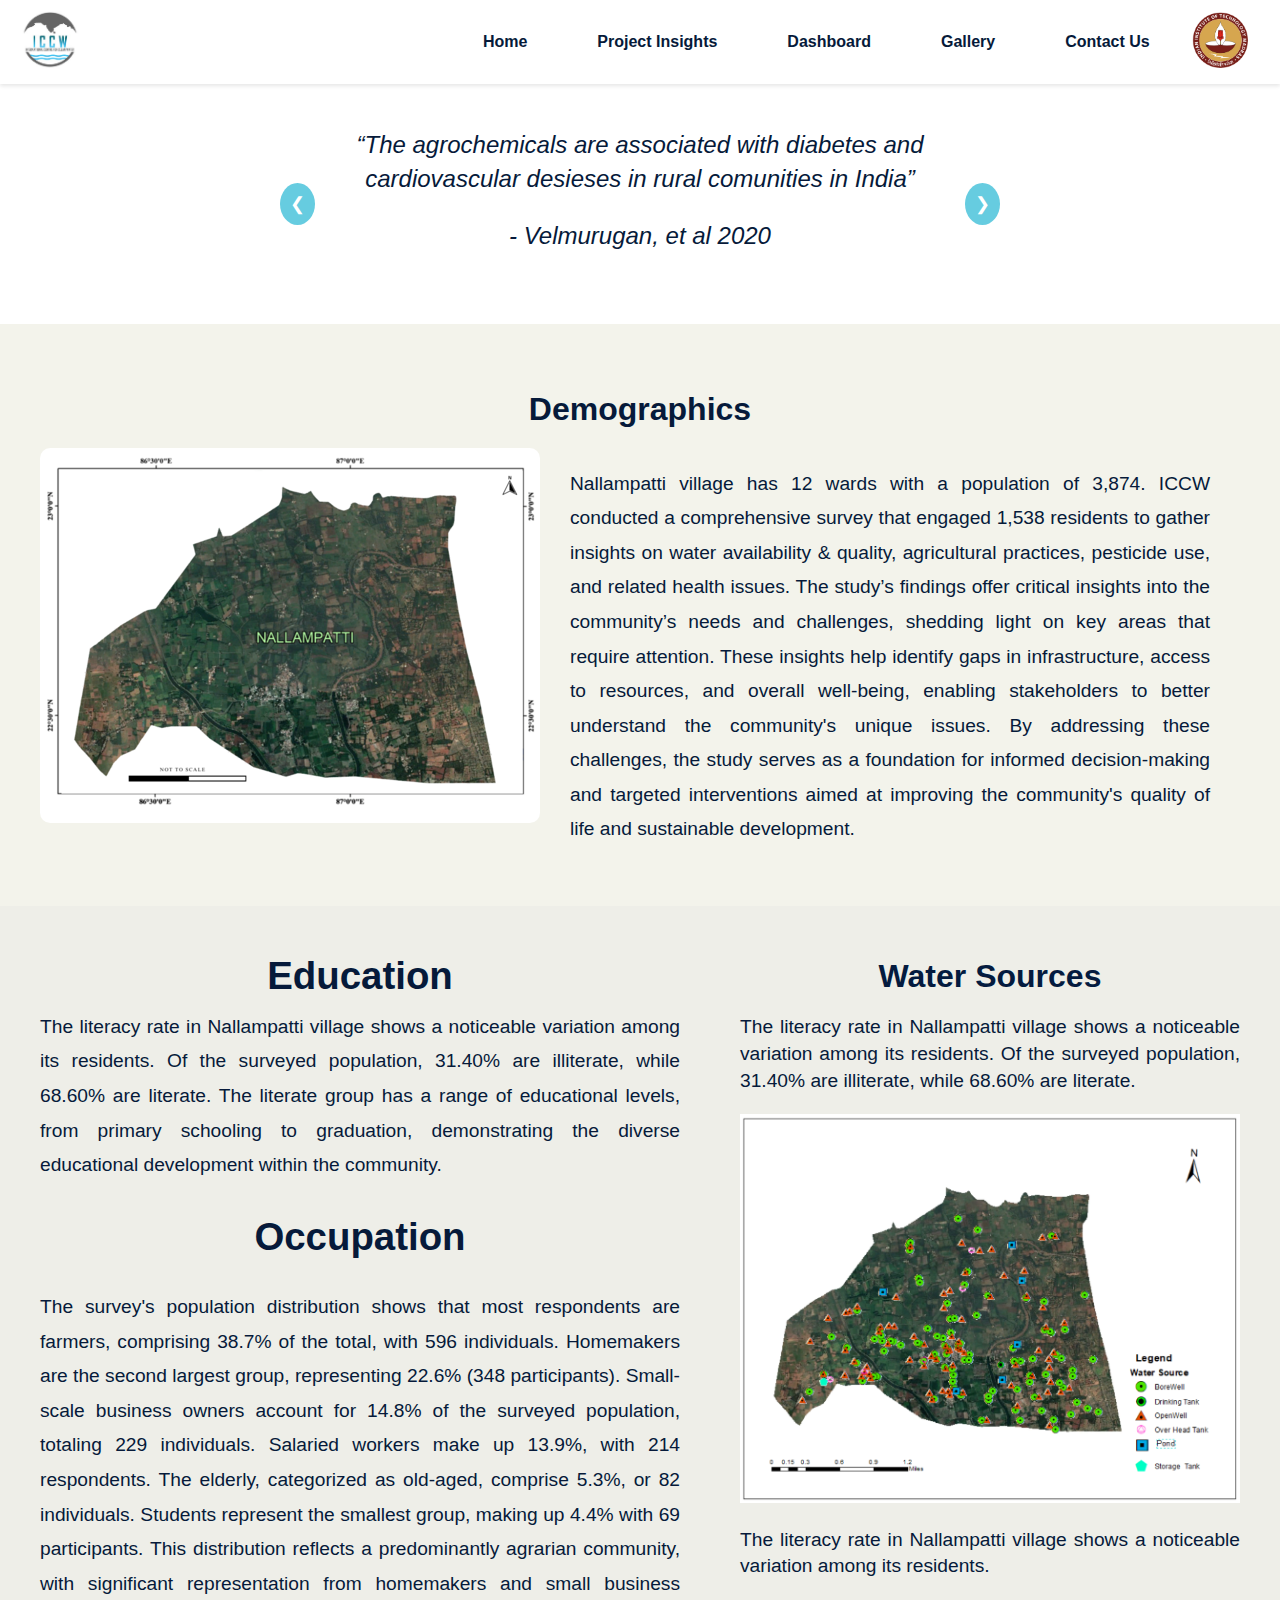
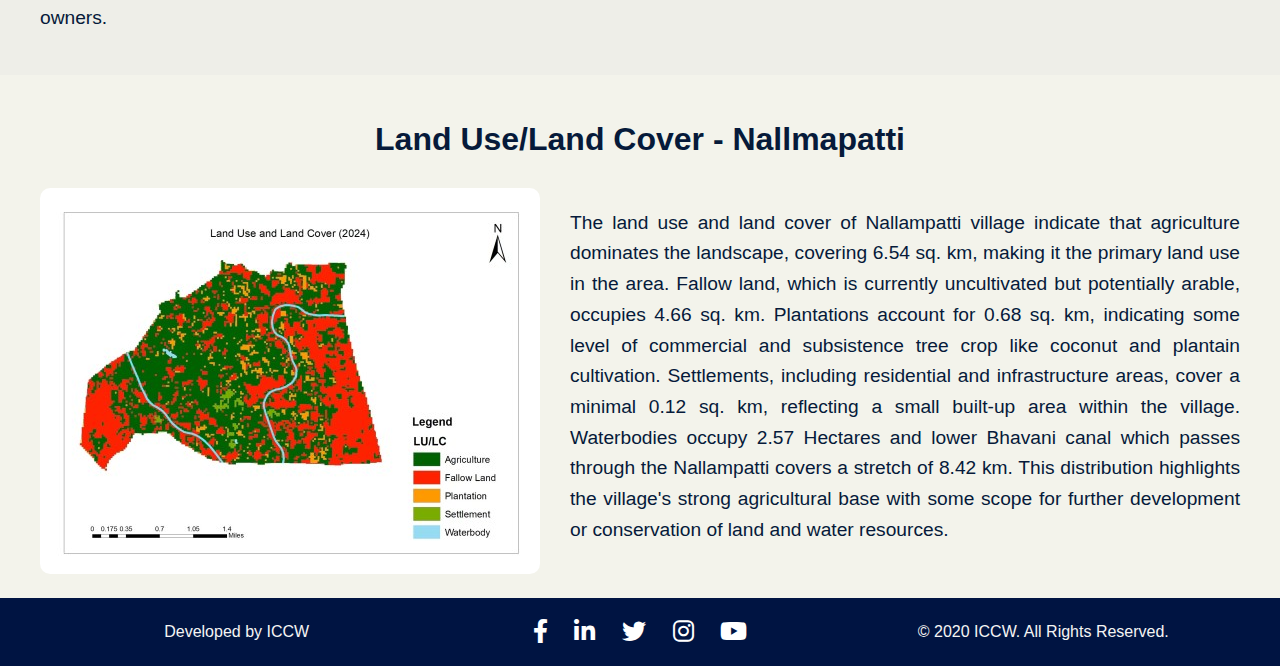
<file: project-insights.html>
<!DOCTYPE html>
<html lang="en">
<head>
    <meta charset="UTF-8">
    <meta name="viewport" content="width=device-width, initial-scale=1.0">
    <link rel="apple-touch-icon" sizes="180x180" href="Fevicon\apple-touch-icon.png">
    <link rel="icon" type="image/png" sizes="32x32" href="Fevicon\favicon-32x32.png">
    <link rel="icon" type="image/png" sizes="16x16" href="Fevicon\favicon-16x16.png">
    <title>Project Insights - Nallampatti</title>
    <link rel="stylesheet" href="https://cdnjs.cloudflare.com/ajax/libs/font-awesome/6.0.0-beta3/css/all.min.css">
    <link rel="stylesheet" href="style.css">
</head>
<body>

    <!-- Header Section (reused from front page) -->
    <header>
        <div class="navbar">
            <div class="logo-container">
                <a href="https://iccw.world/" target="_blank">
                    <img src="Logos\iccw-logo-white.png" alt="ICCW-logo" class="logo">
                </a>
            </div>
            <div class="nav-and-partner">
                <div class="hamburger" onclick="toggleMenu()">
                    <span></span>
                    <span></span>
                    <span></span>
                </div>

                <nav>
                    <ul class="nav-links">
                        <li><a href="index.html" class="nav-item">Home</a></li>
                        <li><a href="project-insights.html" class="nav-item" active>Project Insights</a></li>
                        <li><a href="dashboard.html" class="nav-item">Dashboard</a></li>
                        <li><a href="gallery.html" class="nav-item">Gallery</a></li>
                        <li><a href="contact-us.html" class="nav-item">Contact Us</a></li>
                    </ul>
                </nav>
                <div class="partner-logo-container">
                    <a href="https://www.iitm.ac.in/" target="_blank">
                        <img src="Logos\IITM-500x500.png" alt="IITM-logo" class="logo">
                    </a>
                </div>
            </div>
        </div>
    </header>

    <!-- Quote Section with Slider -->
    <section class="quote-section">
        <div class="quote-slider">
            <div class="quotes">
                <!-- Quote 1 -->
                <div class="quote">
                    <p>“The agrochemicals are associated with diabetes and cardiovascular desieses in rural comunities in India”</p>
                    <span class="quote-author">- Velmurugan, et al 2020</span>
                </div>
                <!-- Quote 2 -->
                <div class="quote">
                    <p>“Contaminated water and food in rural communities expose residents to toxic substances, increasing the risk of non-communicable diseases (NCDs)”</p>
                    <span class="quote-author">- Velmurugan, et al 2020</span>
                </div>
                <!-- Quote 3 -->
                <div class="quote">
                    <p>“Nallampatti has high rates of diabetes and hypertension, likely linked to toxic elements from agricultural practices”</p>
                    <span class="quote-author">- Velmurugan, et al 2018</span>
                </div>
            </div>
            <!-- Arrows for manual control -->
            <a class="prev-quote" onclick="moveQuote(-1)">&#10094;</a>
            <a class="next-quote" onclick="moveQuote(1)">&#10095;</a>
        </div>
    </section>

     <!-- Demographics Section -->
    <section class="demographics-section">
        <h2>Demographics</h2>
        <div class="demographics-content">
            <div class="demographics-image">
                <img src="Demographics_Image.png" alt="Demographics Map">
            </div>
            
            <div class="demographics-text">
                <p>
                    Nallampatti village has 12 wards with a population of 3,874. ICCW conducted a comprehensive survey that engaged 1,538 residents to gather insights on water availability & quality, agricultural practices, pesticide use, and related health issues. The study’s findings offer critical insights into the community’s needs and challenges, shedding light on key areas that require attention. These insights help identify gaps in infrastructure, access to resources, and overall well-being, enabling stakeholders to better understand the community's unique issues. By addressing these challenges, the study serves as a foundation for informed decision-making and targeted interventions aimed at improving the community's quality of life and sustainable development.

                </p>
            </div>
             
        </div>
    </section>


    <!-- Education and Occupation Section -->
    <section class="education-occupation-section">
        <div class="demographics-content">
            <div class="demographics-text">
                <h3 style="text-align:center;font-size: 2em;margin-block-start: 0.38em;margin-block-end: 0em;">Education</h3>
                <p style="margin-block-start: 0em;">
                    The literacy rate in Nallampatti village shows a noticeable variation among its residents. Of the surveyed population, 31.40% are illiterate, while 68.60% are literate. The literate group has a range of educational levels, from primary schooling to graduation, demonstrating the diverse educational development within the community.
            <h3 style="text-align:center;font-size: 2em;margin-block-start: 0.38em;margin-block-end: 0.3em;">Occupation</h3>
                  <p>
                    The survey's population distribution shows that most respondents are farmers, comprising 38.7% of the total, with 596 individuals. Homemakers are the second largest group, representing 22.6% (348 participants). Small-scale business owners account for 14.8% of the surveyed population, totaling 229 individuals. Salaried workers make up 13.9%, with 214 respondents. The elderly, categorized as old-aged, comprise 5.3%, or 82 individuals. Students represent the smallest group, making up 4.4% with 69 participants. This distribution reflects a predominantly agrarian community, with significant representation from homemakers and small business owners.
                </p>
			</div>
            <div class="occupation">
			  <h3 style="text-align:center; font-size: 2em;">Water Sources</h3>
			        <p style="font-size: 1.2em;">
                    The literacy rate in Nallampatti village shows a noticeable variation among its residents. Of the surveyed population, 31.40% are illiterate, while 68.60% are literate.</p>
					<img src="water_sources.png" alt="water sources" style="max-width:100%">
			       <p style="font-size: 1.2em;">
                    The literacy rate in Nallampatti village shows a noticeable variation among its residents.  </p>    </div>
        </div>
    </section>

    <!-- Land use Section -->
    <section class="landuse-section">
        <h2>Land Use/Land Cover - Nallmapatti</h2>
        <div class="landuse-content">
            <div class="landuse-image">
                <img src="land_uses_1.jpg" alt="Land Use Map">
            </div>
            <div class="landuse-text">
                <p>
                    The land use and land cover of Nallampatti village indicate that agriculture dominates the landscape,
covering 6.54 sq. km, making it the primary land use in the area. Fallow land, which is currently
uncultivated but potentially arable, occupies 4.66 sq. km. Plantations account for 0.68 sq. km, indicating
some level of commercial and subsistence tree crop like coconut and plantain cultivation. Settlements,
including residential and infrastructure areas, cover a minimal 0.12 sq. km, reflecting a small built-up area
within the village. Waterbodies occupy 2.57 Hectares and lower Bhavani canal which passes through the
Nallampatti covers a stretch of 8.42 km. This distribution highlights the village's strong agricultural base
with some scope for further development or conservation of land and water resources.
                </p>
            </div>
        </div>
    </section>

    <!-- Footer Section -->
<footer>
    <div class="footer-content">
        <!-- Left side: Developed by ICCW -->
        <div class="left-text">
            <p>Developed by ICCW</p>
        </div>

        <!-- Center: Social Media Icons -->
        <div class="social-icons">
            <!-- Facebook -->
            <a href="https://www.facebook.com/ICCWIndia" target="_blank" rel="noopener noreferrer">
                <i class="fab fa-facebook-f"></i>
            </a>

            <!-- LinkedIn -->
            <a href="https://www.linkedin.com/company/iccw/" target="_blank" rel="noopener noreferrer">
                <i class="fab fa-linkedin-in"></i>
            </a>

            <!-- Twitter -->
            <a href="https://x.com/ICCWIndia" target="_blank" rel="noopener noreferrer">
                <i class="fab fa-twitter"></i>
            </a>

            <!-- Instagram -->
            <a href="https://www.instagram.com/iccw_iitm/" target="_blank" rel="noopener noreferrer">
                <i class="fab fa-instagram"></i>
            </a>

            <!-- YouTube-->
            <a href="https://www.youtube.com/@iccwnews7325" target="_blank" rel="noopener noreferrer">
                <i class="fab fa-youtube"></i>
            </a>
        </div>

        <!-- Right side: All Rights Reserved -->
        <div class="right-text">
            <p>© 2020 ICCW. All Rights Reserved.</p>
        </div>
    </div>
</footer>

    <!-- JavaScript for Quote Slider -->
    <script>
        let quoteIndex = 0;
        const quotes = document.querySelectorAll('.quote');
        
        function showQuote(n) {
            // Hide all quotes
            quotes.forEach(quote => quote.style.display = 'none');
            // Loop back to the first quote if we exceed the number of quotes
            if (n >= quotes.length) { quoteIndex = 0; }
            if (n < 0) { quoteIndex = quotes.length - 1; }
            // Show the current quote
            quotes[quoteIndex].style.display = 'block';
        }

        function moveQuote(n) {
            quoteIndex += n;
            showQuote(quoteIndex);
        }

        // Auto slide the quotes every 2 seconds
        setInterval(() => {
            moveQuote(1);
        }, 1500);

        // Initialize the first quote
        showQuote(quoteIndex);
    </script>

    <!-- For mobile & Tab menu-->
<script>
    function toggleMenu() {
        const navLinks = document.querySelector('.nav-links');
        navLinks.classList.toggle('active');
    }
</script>

</body>
</html>
</file>
<file: style.css>
/* General Styles */
body {
    font-family: Arial, sans-serif;
    margin: 0;
    padding: 0;
    background-color: #ffffff;
}

/* General header styling */
header {
    background-color: #fff; /* White background */
    padding: 10px 20px;
    box-shadow: 0 2px 4px rgba(0, 0, 0, 0.1); /* Light shadow for depth */
}

.navbar {
    display: flex;
    justify-content: space-between;
    align-items: center;
}

/* Left side: Logo container */
.logo-container {
    display: flex;
    align-items: center;
}

.logo {
    height: 60px; /* Adjust the size of your logo */
    margin-right: 10px;
}

.site-name {
    font-size: 1.5em;
    font-weight: bold;
}

/* Right side: Navigation and partner logo */
.nav-and-partner {
    display: flex;
    align-items: center;
}


/* Navigation menu */
nav {
    margin-right: 20px; /* Space between nav and partner logo */
}

.nav-links {
    list-style: none;
    display: flex;
    gap: 30px; /* Space between each link */
}
.nav-item {
    text-decoration: none;
    color: #06add9;
    padding: 10px 20px;
    border-radius: 5px;
    transition: background-color 0.3s ease;
}

/* On hover, change background color */
.nav-item:hover {
    background-color: #06add9;
}

/* Highlight the active page */
.active {
    background-color: #00d1f9;
}
.nav-links li a {
    text-decoration: none;
    color: #061a3a;
    font-weight: bold;
    transition: color 0.3s;
}


/* Partner logo */
.partner-logo-container {
    display: flex;
    align-items: center;
}

.partner-logo {
    height: 60px; /* Adjust based on your image */
}

/* Hamburger icon styling for mobile */
.hamburger {
    display: none;
    flex-direction: column;
    cursor: pointer;
    gap: 4px;
}

.hamburger span {
    display: block;
    width: 25px;
    height: 3px;
    background-color: #06add9;
    transition: 0.3s;
}

/* For tablets and smaller screens */
@media (max-width: 860px) {
    .hamburger {
        display: flex; 
    }

    .nav-links {
        display: none;
        flex-direction: column;
        position: absolute;
        top: 70px;
        right: 0;
        background-color: #fff;
        width: 100%;
        box-shadow: 0px 8px 16px rgba(0, 0, 0, 0.2);
        z-index: 5;
    }

    .nav-links.active {
        display: flex;
    }

    .nav-links li {
        text-align: center;
        padding: 15px 0;
    }

    .partner-logo-container {
        display: none;}
}

/* Hero Section Styling */
.hero-section {
    position: relative;
    width: 100%;
    height: 70vh;
    overflow: hidden;
}

.slider {
    position: relative;
    width: 100%;
    height: 100%;
    display: flex;
    transition: transform 1s ease-in-out;
}

.slides {
    display: flex;
    width: 500%; /* Adjusts for 5 slides */
    animation: slide 15s infinite;
}

.slide {
    min-width: 100%;
    height: 100%;
}

.slide img {
    width: 100%;
    height: 100%;
    object-fit: cover;
}

/* Text on Top of the Slider */
.hero-text {
    position: absolute;
    top: 50%;
    left: 50%;
    transform: translate(-50%, -50%);
    color: #fff;
    font-size: 3em;
    font-weight: bold;
    text-align: center;
    z-index: 2;
    white-space: nowrap;
    padding: 10px;
    text-shadow: 2px 2px 6px rgb(255, 94, 0);
}

/* Three-dimensional text style */
.threeD-text {
    font-family: 'Arial', sans-serif;
    font-size: 5vw; /* Responsive font size */
    font-weight: bold;
    color: #ffffff;
    text-align: center;
    letter-spacing: 3px;
    text-shadow:
        2px 2px 0 #041cd3,
        4px 4px 0 #2d07ee,
        6px 6px 0 #001442,
        8px 8px 0 #001442;
}

/* Left and Right Arrow Styling */
.prev, .next {
    cursor: pointer;
    position: absolute;
    top: 50%;
    transform: translateY(-50%);
    width: 40px;
    height: 40px;
    color: white;
    font-weight: bold;
    font-size: 1.5em;
    transition: background-color 0.3s ease;
    border-radius: 50%;
    user-select: none;
    z-index: 3;
}

.prev {
    left: 15px;
}

.next {
    right: 15px;
}

.prev:hover, .next:hover {
    background-color: rgba(52, 198, 227, 0.6);
}

/* Sliding animation */
@keyframes slide {
    0% { transform: translateX(0); }
    20% { transform: translateX(0); }
    25% { transform: translateX(-100%); }
    45% { transform: translateX(-100%); }
    50% { transform: translateX(-200%); }
    70% { transform: translateX(-200%); }
    75% { transform: translateX(-300%); }
    95% { transform: translateX(-300%); }
    100% { transform: translateX(-400%); }
}

/* Responsive Adjustments */
@media (max-width: 768px) {
    .hero-section {
        height: 50vh;
    }
    .hero-text {
        font-size: 2em; /* Smaller text size */
        padding: 5px;
    }
    .prev, .next {
        width: 30px;
        height: 30px;
        font-size: 1.2em;
    }
}

@media (max-width: 576px) {
    .hero-section {
        height: 40vh;
    }
    .hero-text {
        font-size: 1.5em;
        white-space: normal; /* Allow text to wrap */
    }
    .prev, .next {
        width: 25px;
        height: 25px;
        font-size: 1em;
    }
}


/* About ICCW Section Styling */
.about-iccw {
    padding: 20px;
}

.about-iccw-content h2 {
    font-size: 2em; /* Responsive font size */
    margin-bottom: 20px;
    color: #093a88;
    text-align: center;
}

.about-iccw-content p {
    font-size: 1.2em;
    line-height: 1.6;
    color: #0a2757;
    text-align: justify;
    padding: 0 30px;
}

/* About Section Styling */
.about-section {
    padding: 40px;
}

.about-container {
    display: flex;
    gap: 20px;
    align-items: center;
}

.about-content {
    flex: 1;
}

.about-content h2 {
    font-size: 2em;
    margin-bottom: 20px;
    color: #093a88;
}

.about-content p {
    font-size: 1.2em;
    line-height: 1.8;
    color: #0a2757;
    text-align: justify;
}

/* Slider container */
.slider_1 {
    width: 100%;
    max-width: 500px;
    height: 350px;
    position: relative;
    overflow: hidden;
    border-radius: 10px;
}

/* Slide images */
.slides_1 {
    height: auto; /* Adjust to fit the number of images */
    display: flex;
    flex-direction: column;
    transition: transform 1s ease-in-out;
}

.slide_1 {
    height: 100%;
}

.slide_1 img {
    width: 100%;
    height: 100%;
    object-fit: cover;
    border-radius: 10px;
}

/* Responsive Adjustments */
@media (max-width: 768px) {
    .about-container {
        flex-direction: column;  
        text-align: center;  
    }

    .about-iccw-content p,
    .about-content p {
        padding: 0 20px;  
    }

    .slider_1 {
        width: 100%; 
        height: 250px;
    }

    .about-iccw-content h2,
    .about-content h2 {
        font-size: 1.8em;
    }

    .about-iccw-content p,
    .about-content p {
        font-size: 1em;
    }
}

@media (max-width: 576px) {
    .about-iccw-content p,
    .about-content p {
        padding: 0 10px;  
        font-size: 0.9em; 
    }

    .slider_1 {
        height: 200px; /* Further reduced height */
    }
}

/* Heritage Section */
.heritage-section {
    text-align: center;
    padding: 30px;
}

.heritage-section h2 {
    font-size: 2em;
    margin-bottom: 40px;
    color: #093a88;
}

/* Flexbox for the cards */
.heritage-cards {
    display: flex;
    justify-content: space-around;
    flex-wrap: wrap; /* Allows cards to wrap on smaller screens */
    gap: 20px; /* Space between the cards */
}

/* Card Styling */
.card {
    background-color: white;
    border: 1px solid #ddd;
    box-shadow: 0 4px 6px #00d1f9;
    border-radius: 8px;
    width: 250px;
    text-align: center;
    overflow: hidden;
    transition: transform 0.3s ease-in-out;
}

/* Hover effect on cards */
.card:hover {
    transform: translateY(-10px);
}

/* Image styling inside the card */
.card img {
    width: 100%;
    height: 200px;
    object-fit: cover;
    border-bottom: 1px solid #ddd;
}

/* Text styling inside the card */
.card-text {
    padding: 15px;
}

.card-text p {
    margin: 0;
    font-size: 1.1em;
    font-weight: bold;
    color: #333;
}

/* Responsive Adjustments */
@media (max-width: 768px) {
    .heritage-section h2 {
        font-size: 1.8em; /* Slightly smaller font size for smaller screens */
    }

    .heritage-cards {
        justify-content: center; /* Center-align cards on smaller screens */
        gap: 15px; /* Reduce gap between cards */
    }

    .card {
        width: 200px; /* Smaller card width for tablet view */
    }

    .card-text p {
        font-size: 1em; /* Slightly smaller text */
    }
}

@media (max-width: 576px) {
    .heritage-section h2 {
        font-size: 1.5em; /* Further reduce font size */
        margin-bottom: 20px; /* Reduce spacing below the title */
    }

    .heritage-cards {
        flex-direction: column; /* Stack cards vertically on small screens */
        align-items: center;
        gap: 10px; /* Smaller gap between stacked cards */
    }

    .card {
        width: 100%; /* Full width on very small screens */
        max-width: 300px; /* Set a max-width to avoid excessive stretching */
    }

    .card img {
        height: 150px; /* Reduce image height for better fit on small screens */
    }

    .card-text p {
        font-size: 0.95em; /* Slightly smaller text size for readability */
    }
}


/* Partners Section */
.partners-section {
    padding: 30px;
    text-align: center;
    margin: 0;
    font-size: 1.4em;
    font-weight: bold;
    color: #093a88;
}
.partners-section h2 {
    font-size: 1.8em;
    margin-bottom: 20px;
    color: #093a88;
}

.partners {
    display: flex;
    justify-content: center;
    gap: 100px;
    flex-wrap: wrap;  
}

.partners img {
    height: 120px;
    max-width: 100%;
    transition: transform 0.3s ease;
}

/* Footer Styling */
footer {
    background-color: #001442;
    color: rgb(245, 244, 244);
    padding: 20px 0;
    text-align: center;
}

.footer-content {
    display: flex;
    justify-content: space-between;
    align-items: center;
    max-width: 1200px;
    margin: 0 auto;
    flex-wrap: wrap; /* Allows wrapping for smaller screens */
    gap: 10px; /* Adds spacing between items when wrapped */
}

.left-text,
.right-text,
.social-icons {
    flex: 1; /* Ensures each section takes up equal space */
    min-width: 150px; /* Sets a minimum width for each section */
}

/* Center align text for small screens */
.left-text,
.right-text,
.social-icons {
    text-align: center;
}

.social-icons a {
    color: rgb(255, 255, 255);
    margin: 0 10px;
    font-size: 1.5em; /* Size of the icons */
    text-decoration: none;
}

.social-icons a:hover {
    color: #00d1f9; /* Light green color on hover */
}

footer p {
    margin: 0; /* Removes any extra margin */
}

/* Responsive Layout Adjustments */
@media (max-width: 768px) {
    .footer-content {
        flex-direction: column; /* Stack items vertically on smaller screens */
    }
    
    .left-text,
    .right-text {
        text-align: center; /* Center text for mobile */
        margin: 5px 0; /* Adds vertical spacing between sections */
    }
    
    .social-icons {
        margin: 10px 0; /* Additional spacing for social icons */
    }
}

@media (max-width: 576px) {
    .social-icons a {
        font-size: 1.3em; /* Adjust icon size for very small screens */
        margin: 0 5px; /* Reduces spacing between icons */
    }
}

/* ----------------------Project Insights--------------------------- */
/* Quote Section Styling */
/* Quote Section */
.quote-section {
    padding: 20px;
    text-align: center;
    position: relative;
    height: 200px;
    display: flex;
    justify-content: center;
    align-items: center;
    overflow: hidden;
}

.quote-slider {
    position: relative;
    max-width: 800px;
    height: 100%;
    overflow: hidden;
    display: flex;
    justify-content: center;
    align-items: center;
}

.quotes {
    display: flex;
    flex-direction: column; /* Stack quotes vertically for smooth transitions */
    height: 100%;
    transition: transform 1s ease-in-out;
}

.quote {
    display: flex;
    justify-content: center;
    align-items: center;
    font-style: italic;
    font-size: 1.5em;
    color: #061A3A;
    max-width: 700px;
    margin: 0 auto;
    text-align: center;
    line-height: 1.4;
    height: 100%;
    padding: 0 20px; /* Add padding for readability */
}

.quote-author {
    display: block;
    margin-top: 10px;
    font-size: 1em;
    color: #061A3A;
}

/* Arrows for manual control */
.prev-quote, .next-quote {
    position: absolute;
    top: 50%;
    transform: translateY(-50%);
    font-size: 18px;
    color: #ffffff;
    padding: 10px;
    cursor: pointer;
    background-color: #66cce0;
    border-radius: 50%; /* Make buttons circular */
    transition: background-color 0.3s ease;
}

.prev-quote:hover, .next-quote:hover {
    background-color: rgba(0, 0, 0, 0.8);
    color: white;
}

.prev-quote {
    left: 10px;
}

.next-quote {
    right: 10px;
}

/* Responsive Adjustments */
@media (max-width: 768px) {
    .quote-section {
        height: auto;
        padding: 10px;
    }

    .quote {
        font-size: 1.2em; /* Smaller font size for tablet */
    }

    .quote-author {
        font-size: 0.9em; /* Adjust author font size */
    }
}

@media (max-width: 576px) {
    .quote-section {
        height: 120px;
        padding: 10px;
    }

    .quote {
        font-size: 1em; /* Smaller font size for mobile */
        padding: 0 10px;
    }

    .prev-quote, .next-quote {
        font-size: 10px;
        padding: 6px;
    }
}


/* Demographics Section */
/* Demographics Section */
.demographics-section {
    background-color: #f3f3eb;
    padding: 40px 20px;
    text-align: center;
}

.demographics-section h2 {
    font-size: 2em;
    margin-bottom: 20px;
    color: #061A3A;
}

/* Demographics Content Layout */
.demographics-content {
    display: flex;
    justify-content: center;
    align-items: flex-start;
    max-width: 1200px;
    gap: 30px;
    margin: 0 auto;
    text-align: left;
}

.demographics-text {
    flex: 1;
    max-width: 700px;
    padding-right: 30px;
    font-size: 1.2em;
    line-height: 1.8;
    text-align: justify;
    color: #061A3A;
}

.demographics-image {
    flex-shrink: 0;
    max-width: 500px; 
}

.demographics-image img {
    width: 100%;
    height: auto;
    border-radius: 10px; 
}

/* Responsive Adjustments */
@media (max-width: 768px) {
    .demographics-section h2 {
        font-size: 1.8em; 
    }

    .demographics-content {
        flex-direction: column; 
        align-items: center;
    }

    .demographics-text {
        max-width: 100%; 
        padding-right: 0; 
        font-size: 1.1em;
    }

    .demographics-image {
        max-width: 100%;  
        margin-bottom: 20px;  
    }
}

@media (max-width: 576px) {
    .demographics-section {
        padding: 20px 10px;  
    }

    .demographics-section h2 {
        font-size: 1.5em; 
        margin-bottom: 15px;
    }

    .demographics-text {
        font-size: 1em; 
        line-height: 1.6;
    }

    .demographics-image img {
        border-radius: 5px;  
    }
}

/* Land Use/Land Cover Section */
.landuse-section {
    background-color: #f3f3eb;
    padding: 20px 10px;
    text-align: center;
}

.landuse-section h2 {
    font-size: 2em;
    margin-bottom: 30px;
    color: #061A3A;
}

/* Layout for Land Use Content */
.landuse-content {
    display: flex;
    justify-content: center;
    align-items: flex-start;
    max-width: 1200px;
    gap: 30px;
    margin: 0 auto;
    text-align: left;
}

.landuse-text {
    flex: 1;
    max-width: 700px;
    font-size: 1.2em;
    line-height: 1.6;
    text-align: justify;
    color: #061A3A;
}

.landuse-image {
    flex-shrink: 0;
    max-width: 500px; /* Restricts image size on larger screens */
}

.landuse-image img {
    width: 100%;
    height: auto;
    border-radius: 10px; /* Adds rounded corners */
}

/* Responsive Adjustments */
@media (max-width: 768px) {
    .landuse-section h2 {
        font-size: 1.8em; /* Smaller title for tablet screens */
    }

    .landuse-content {
        flex-direction: column; /* Stack image and text vertically */
        align-items: center;
    }

    .landuse-text {
        max-width: 100%; /* Full width for text on smaller screens */
        padding-right: 0; /* Remove padding for full-width text */
        font-size: 1.1em;
    }

    .landuse-image {
        max-width: 100%; /* Image takes full width */
        margin-bottom: 20px; /* Space between image and text */
    }
}

@media (max-width: 576px) {
    .landuse-section {
        padding: 20px 10px; /* Reduce section padding on mobile */
    }

    .landuse-section h2 {
        font-size: 1.5em; /* Smaller font size for title on mobile */
        margin-bottom: 15px;
    }

    .landuse-text {
        font-size: 1em; /* Smaller font size for text on mobile */
        line-height: 1.6;
    }

    .landuse-image img {
        border-radius: 5px; /* Reduce border radius for small screens */
    }
}


/* Education and Occupation Section */
.education-occupation-section {
    background-color: #eeeee8;
    padding: 20px 20px;
}

.education-occupation-content {
    display: flex;
    justify-content: space-around;
    gap: 40px;
    align-items: stretch;
}

.education, .occupation {
    flex: 1;
    max-width: 500px;
    text-align: center;
}
.education {  
    padding-right: 80px; 
}
.occupation {
    padding-left: 0px;  
}
.education h3, .occupation h3 {
    font-size: 2em;
    margin-bottom: 15px;
    color: #041b3f;
}

.education p, .occupation p {
    font-size: 1.4em;
    line-height: 1.5;
    text-align: justify;
    color: #061A3A;
}
.occupation p {
    font-size: 1.3em;
    line-height: 1.4;
}


/* ------------------------Gallery Section----------------------- */
/* Gallery Section */
/* Gallery Container */
.gallery-container {
    padding: 20px;
    text-align: center;
    color: #061a3a;
}

/* Gallery Layout */
.gallery-phase {
    display: flex;
    justify-content: center;
    flex-wrap: wrap; /* Allows wrapping on smaller screens */
    gap: 15px;
    margin-bottom: 40px;
}

/* Gallery Images */
.gallery-img {
    width: 200px;
    height: 150px;
    object-fit: cover;
    cursor: pointer;
    transition: transform 0.3s ease;
}

.gallery-img:hover {
    transform: scale(1.05);
}

/* Modal Styles */
.modal {
    display: none;
    position: fixed;
    z-index: 1000;
    left: 0;
    top: 0;
    width: 100%;
    height: 100%;
    background-color: rgba(0, 0, 0, 0.8);
    display: flex; /* Center content horizontally and vertically */
    justify-content: center;
    align-items: center;
}

.modal-content {
    display: block;
    margin: 0 auto;
    max-width: 90%; /* Reduced max width for better fit on mobile */
    max-height: 90%;
}

.close {
    position: absolute;
    top: 10px;
    right: 15px;
    color: white;
    font-size: 30px;
    font-weight: bold;
    cursor: pointer;
}

/* Responsive Adjustments */
@media (max-width: 768px) {
    .gallery-img {
        width: 150px; /* Reduce image size on tablets */
        height: 120px;
    }

    .modal-content {
        max-width: 85%; /* Reduce modal content width on tablets */
        max-height: 85%;
    }

    .close {
        font-size: 35px; /* Slightly smaller close button for tablets */
        top: 15px;
        right: 20px;
    }
}

@media (max-width: 576px) {
    .gallery-img {
        width: 100px; /* Further reduce image size on mobile */
        height: 80px;
    }

    .gallery-container {
        padding: 10px; /* Reduce padding on mobile */
    }

    .modal-content {
        max-width: 80%; /* Adjust modal content size on mobile */
        max-height: 80%;
    }

    .close {
        font-size: 25px; /* Smaller close button on mobile */
        top: 10px;
        right: 15px;
    }
}


/* ------------------ Contact us Section */
/* Hero Section */
/* Contact Hero Section */
.contact-hero {
    position: relative;
    text-align: center;
    color: white;
}

.contact-hero img.hero-image {
    width: 100%;
    height: 300px;
    object-fit: cover;
}

/* Contact Us Header */
.ContactUs {
    background-color: #ffffff;
    padding: 10px 20px;
    text-align: center;
    font-size: 2em;
    margin-bottom: 0;
    color: #061a3a;
}

/* Contact Details Section */
.contact-details {
    display: flex;
    justify-content: center;
    padding: 40px;
}

.contact-container {
    display: flex;
    max-width: 1200px;
    width: 100%;
    gap: 40px;
}

/* Map and Contact Information */
.map-container {
    flex: 1;
}

.contact-info {
    flex: 1;
    display: flex;
    flex-direction: column;
    gap: 20px;
}

.contact-item {
    background-color: white;
    padding: 20px;
    border: 1px solid #ddd;
    border-radius: 8px;
    box-shadow: 0 4px 6px #00d1f9;
    display: flex;
    align-items: center;
    gap: 15px;
}

.contact-item i {
    font-size: 24px;
    color: #1b56b5;
}

.contact-item h3 {
    margin: 0;
    font-size: 1.2em;
    color: #061a3a;
}

.contact-item p {
    margin: 0;
    font-size: 1em;
    color: #061a3a;
}

/* Responsive Design */
@media screen and (max-width: 768px) {
    .contact-details {
        padding: 20px; /* Reduce padding on tablets */
    }

    .contact-container {
        flex-direction: column;
        gap: 30px; /* Reduced gap between sections */
        align-items: center; /* Center align for better visual balance */
    }

    .map-container,
    .contact-info {
        max-width: 100%;
    }

    .contact-info {
        gap: 15px;
    }
}

@media screen and (max-width: 576px) {
    .contact-hero img.hero-image {
        height: 200px; /* Smaller height for mobile screens */
    }

    .ContactUs {
        font-size: 1.5em; /* Reduced font size for header on mobile */
    }

    .contact-details {
        padding: 15px; /* Further reduced padding for small screens */
    }

    .contact-item {
        padding: 15px; /* Reduced padding inside items */
        gap: 10px; /* Smaller gap for compact layout */
    }

    .contact-item i {
        font-size: 20px; /* Smaller icon size */
    }

    .contact-item h3 {
        font-size: 1.1em; /* Slightly smaller font for headers */
    }

    .contact-item p {
        font-size: 0.9em; /* Reduced font size for descriptions */
    }
}
</file>
